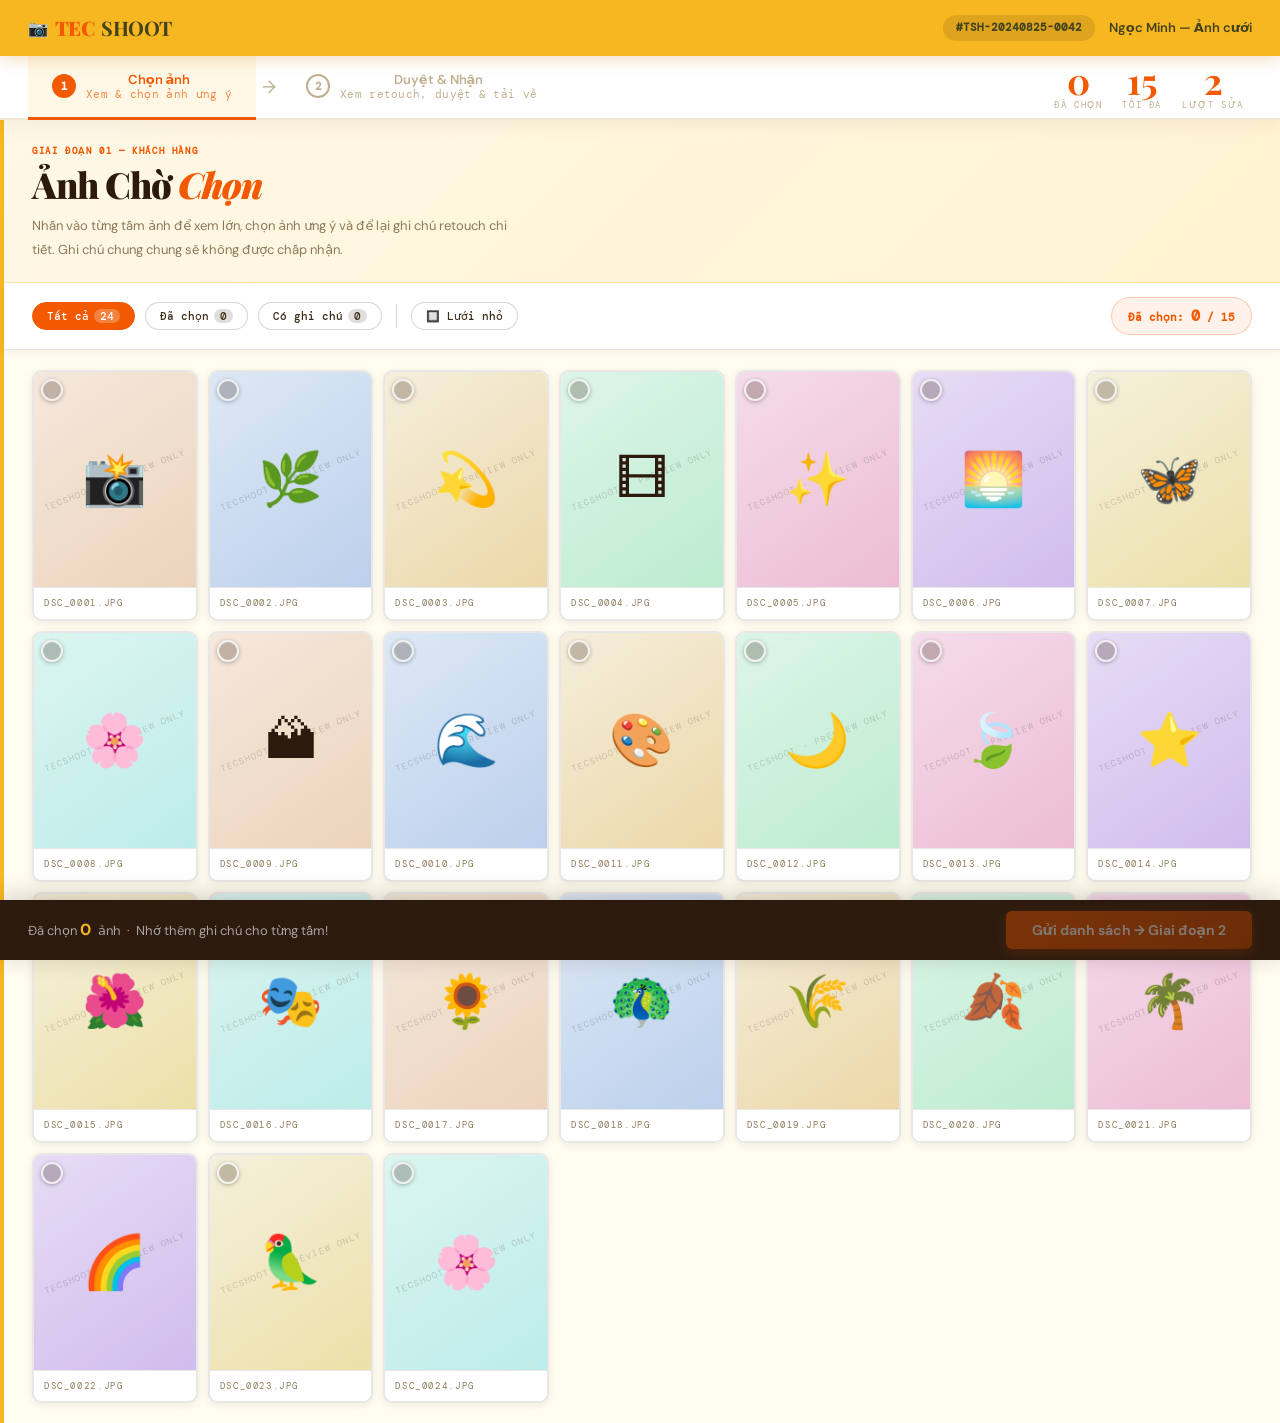
<file: Tecshoot_hau_ky/index.html>
<!DOCTYPE html>
<html lang="vi">

<head>
  <meta charset="UTF-8" />
  <meta name="viewport" content="width=device-width,initial-scale=1.0" />
  <title>Tecshoot — Quản lý ảnh của bạn</title>
  <link rel="preconnect" href="https://fonts.googleapis.com" />
  <link rel="preconnect" href="https://fonts.gstatic.com" crossorigin />
  <link
    href="https://fonts.googleapis.com/css2?family=Playfair+Display:ital,wght@0,400;0,700;0,900;1,400;1,700&family=DM+Sans:wght@300;400;500;600&family=DM+Mono:wght@300;400;500&display=swap"
    rel="stylesheet" />
  <link rel="stylesheet" href="style.css" />
  <link rel="stylesheet" href="typography.css" />
</head>

<body>

  <!-- ═══════════════════════════════════════════
       NAVIGATION
  ═══════════════════════════════════════════ -->
  <nav id="nav">
    <a class="nav-logo" href="#">TEC<b>SHOOT</b></a>
    <div class="nav-meta">
      <span class="nav-booking-ref">#TSH-20240825-0042</span>
      <span>Ngọc Minh — Ảnh cưới</span>
    </div>
  </nav>

  <!-- ═══════════════════════════════════════════
       STAGE SWITCHER
  ═══════════════════════════════════════════ -->
  <div class="stage-switcher">
    <button class="stage-tab active" id="tab-select" onclick="goStage('select')">
      <div class="stage-tab-num" id="tabnum-select">1</div>
      <div class="stage-tab-name">
        Chọn ảnh
        <span class="stage-tab-sub">Xem &amp; chọn ảnh ưng ý</span>
      </div>
    </button>

    <div class="stage-arrow">→</div>

    <button class="stage-tab" id="tab-approve" onclick="goStage('approve')">
      <div class="stage-tab-num" id="tabnum-approve">2</div>
      <div class="stage-tab-name">
        Duyệt &amp; Nhận
        <span class="stage-tab-sub">Xem retouch, duyệt &amp; tải về</span>
      </div>
    </button>

    <!-- Booking stats strip -->
    <div class="booking-strip">
      <div class="bs-item">
        <span class="bs-val" id="stat-selected">0</span>
        <span class="bs-label">Đã chọn</span>
      </div>
      <div class="bs-item">
        <span class="bs-val">15</span>
        <span class="bs-label">Tối đa</span>
      </div>
      <div class="bs-item">
        <span class="bs-val" id="stat-revisions">2</span>
        <span class="bs-label">Lượt sửa</span>
      </div>
    </div>
  </div>

  <!-- ═══════════════════════════════════════════
       STAGE 1 — CHỌN ẢNH
  ═══════════════════════════════════════════ -->
  <div class="stage-panel active" id="stage-select">

    <div class="s1-header">
      <div class="s1-eyebrow">GIAI ĐOẠN 01 — KHÁCH HÀNG</div>
      <h1 class="s1-title">Ảnh Chờ <em>Chọn</em></h1>
      <p class="s1-desc">
        Nhấn vào từng tấm ảnh để xem lớn, chọn ảnh ưng ý và để lại ghi chú retouch chi tiết.
        Ghi chú chung chung sẽ không được chấp nhận.
      </p>
    </div>

    <div class="s1-toolbar">
      <button class="filter-chip on" onclick="filterGrid('all', this)">
        Tất cả <span class="chip-badge" id="chip-all">24</span>
      </button>
      <button class="filter-chip" onclick="filterGrid('selected', this)">
        Đã chọn <span class="chip-badge" id="chip-selected">0</span>
      </button>
      <button class="filter-chip" onclick="filterGrid('noted', this)">
        Có ghi chú <span class="chip-badge" id="chip-noted">0</span>
      </button>
      <div class="toolbar-sep"></div>
      <button class="filter-chip" id="grid-toggle-btn" onclick="toggleGridSize()">
        🔲 Lưới nhỏ
      </button>
      <div class="toolbar-right">
        <div class="selected-pill">
          Đã chọn: <b id="footer-count">0</b> / 15
        </div>
      </div>
    </div>

    <div class="photo-grid-wrap">
      <div class="photo-grid" id="photo-grid"></div>
    </div>

  </div><!-- /stage-select -->

  <!-- Footer bar cố định khi có ảnh được chọn -->
  <div class="s1-footer" id="s1-footer">
    <div class="s1-footer-info">
      Đã chọn <b id="footer-b">0</b> ảnh &nbsp;·&nbsp; Nhớ thêm ghi chú cho từng tấm!
    </div>
    <div class="s1-footer-actions">
      <button class="btn-submit" id="btn-submit-sel" onclick="submitSelection()" disabled>
        Gửi danh sách → Giai đoạn 2
      </button>
    </div>
  </div>

  <!-- ═══════════════════════════════════════════
       STAGE 2 — DUYỆT & NHẬN
  ═══════════════════════════════════════════ -->
  <div class="stage-panel" id="stage-approve">

    <div class="s2-header">
      <div>
        <div class="s2-eyebrow">GIAI ĐOẠN 02 — KHÁCH HÀNG</div>
        <h2 class="s2-title">Duyệt <em>&amp; Nhận</em></h2>
        <p class="s2-desc">
          Ảnh đã được thợ retouch theo ghi chú của bạn. Duyệt từng tấm để tải về không watermark,
          hoặc yêu cầu chỉnh sửa lại.
        </p>
      </div>
      <div class="revision-badge" id="revision-badge">
        Còn <b id="revisions-left">2</b> lượt chỉnh lại
      </div>
    </div>

    <div class="approve-progress-bar">
      <span class="apb-label">Tiến độ duyệt</span>
      <div class="apb-track">
        <div class="apb-fill" id="apb-fill" style="width:0%"></div>
      </div>
      <span class="apb-count" id="apb-count">0 / 0 ảnh</span>
    </div>

    <div class="approve-grid-wrap">
      <div class="approve-grid" id="approve-grid"></div>
    </div>

    <div class="s2-action-bar">
      <div class="s2-action-info">
        Đã duyệt <b id="approved-count">0</b> ảnh
      </div>
      <div class="s2-action-btns">
        <button class="btn-request-revision" id="btn-rev" onclick="openRevisionModal()">
          ↩ Yêu cầu chỉnh sửa lại
        </button>
        <button class="btn-approve-all" onclick="approveAll()">
          ✓ Duyệt tất cả
        </button>
        <button class="btn-download-all" id="btn-dl" onclick="openDownloadModal()">
          ⬇ Tải về tất cả (ZIP)
        </button>
      </div>
    </div>

  </div><!-- /stage-approve -->

  <!-- ═══════════════════════════════════════════
       LIGHTBOX
  ═══════════════════════════════════════════ -->
  <div class="lightbox" id="lightbox">
    <div class="lb-backdrop" onclick="closeLB()"></div>
    <div class="lb-box">

      <!-- Phần ảnh -->
      <div class="lb-visual">
        <button class="lb-close" onclick="closeLB()">✕</button>
        <button class="lb-nav-btn lb-prev" onclick="navLB(-1)">‹</button>
        <button class="lb-nav-btn lb-next" onclick="navLB(1)">›</button>
        <div class="lb-photo-display" id="lb-display"></div>
        <div class="lb-wm" id="lb-wm">TECSHOOT · PREVIEW ONLY</div>
        <div class="lb-select-btn-wrap">
          <button class="lb-select-btn" id="lb-sel-btn" onclick="toggleLBSelect()">
            ✓ Chọn ảnh này
          </button>
        </div>
      </div>

      <!-- Panel ghi chú -->
      <div class="lb-panel">
        <div class="lb-panel-head">
          <div>
            <span class="lb-panel-num" id="lb-num">01</span>
            <span class="lb-panel-total" id="lb-tot">/ 24</span>
          </div>
          <div class="lb-panel-id" id="lb-id">DSC_0001.jpg</div>
        </div>
        <div class="lb-notes-wrap">
          <div class="lb-notes-label">Ghi chú Retouch</div>
          <div class="note-list" id="lb-note-list">
            <p class="note-no-content">Chưa có ghi chú. Chọn ảnh và thêm ghi chú bên dưới.</p>
          </div>
          <!-- Quick-pick chips -->
          <div class="quick-chips" id="quick-chips">
            <button class="qchip" onclick="addChip(this,'Bóp mặt / dáng')">Bóp mặt / dáng</button>
            <button class="qchip" onclick="addChip(this,'Tone màu ấm hơn')">Tone ấm hơn</button>
            <button class="qchip" onclick="addChip(this,'Tone màu lạnh hơn')">Tone lạnh hơn</button>
            <button class="qchip" onclick="addChip(this,'Làm mịn da')">Làm mịn da</button>
            <button class="qchip" onclick="addChip(this,'Xóa rác nền')">Xóa rác nền</button>
            <button class="qchip" onclick="addChip(this,'Xóa bóng đổ dưới mắt')">Xóa bóng mắt</button>
            <button class="qchip" onclick="addChip(this,'Sáng vùng mặt')">Sáng vùng mặt</button>
            <button class="qchip" onclick="addChip(this,'Tăng độ tương phản')">Tăng tương phản</button>
          </div>
          <!-- Textarea tự do -->
          <div class="note-input-wrap">
            <textarea class="note-textarea" id="note-ta" rows="3"
              placeholder='VD: "Bóp mặt nhẹ bên trái", "Xóa vật thể góc phải"...' maxlength="200"
              oninput="validateNote(this)"
              onkeydown="if(event.key==='Enter'&&!event.shiftKey){event.preventDefault();addNote()}"></textarea>
            <div class="note-input-foot">
              <span class="note-chars" id="note-chars">0/200</span>
              <div class="note-warn" id="note-warn">⚠ Ghi chú quá chung! Hãy mô tả cụ thể hơn.</div>
              <button class="btn-add-note" id="btn-add-note" onclick="addNote()" disabled>Thêm</button>
            </div>
          </div>
        </div>
      </div>

    </div>
  </div>

  <!-- ═══════════════════════════════════════════
       MODAL — Yêu cầu chỉnh sửa lại
  ═══════════════════════════════════════════ -->
  <div class="modal-overlay" id="rev-modal">
    <div class="modal-box">
      <h3>Yêu Cầu Chỉnh Sửa Lại</h3>
      <p>Mô tả chi tiết để thợ biết cần chỉnh gì. Tránh ghi chung chung như "chỉnh đẹp hơn".</p>
      <textarea id="rev-notes" rows="5"
        placeholder="VD: Tấm 3, 7, 12 — tone còn hơi lạnh, cần ấm hơn. Tấm 5 — xóa vật thể góc phải..."></textarea>
      <div class="modal-actions">
        <button class="btn-ghost" onclick="closeRevisionModal()">Hủy</button>
        <button class="btn-primary" onclick="confirmRevision()">Gửi yêu cầu</button>
      </div>
    </div>
  </div>

  <!-- ═══════════════════════════════════════════
       MODAL — Download hoàn tất
  ═══════════════════════════════════════════ -->
  <div class="download-modal" id="dl-modal">
    <div class="dm-box">
      <div class="dm-icon">✓</div>
      <h3>Bộ ảnh đã được duyệt!</h3>
      <p>Watermark đã được gỡ bỏ. Tải về ảnh gốc chất lượng cao không giới hạn.</p>
      <button class="btn-dl-final" onclick="doDownload()">
        ⬇ Tải về toàn bộ ảnh (ZIP · ~120 MB)
      </button>
      <button class="btn-ghost" style="width:100%;margin-top:10px" onclick="closeDLModal()">Đóng</button>
    </div>
  </div>

  <!-- Toast container -->
  <div id="toast-stack"></div>

  <script src="script.js"></script>
</body>

</html>
</file>
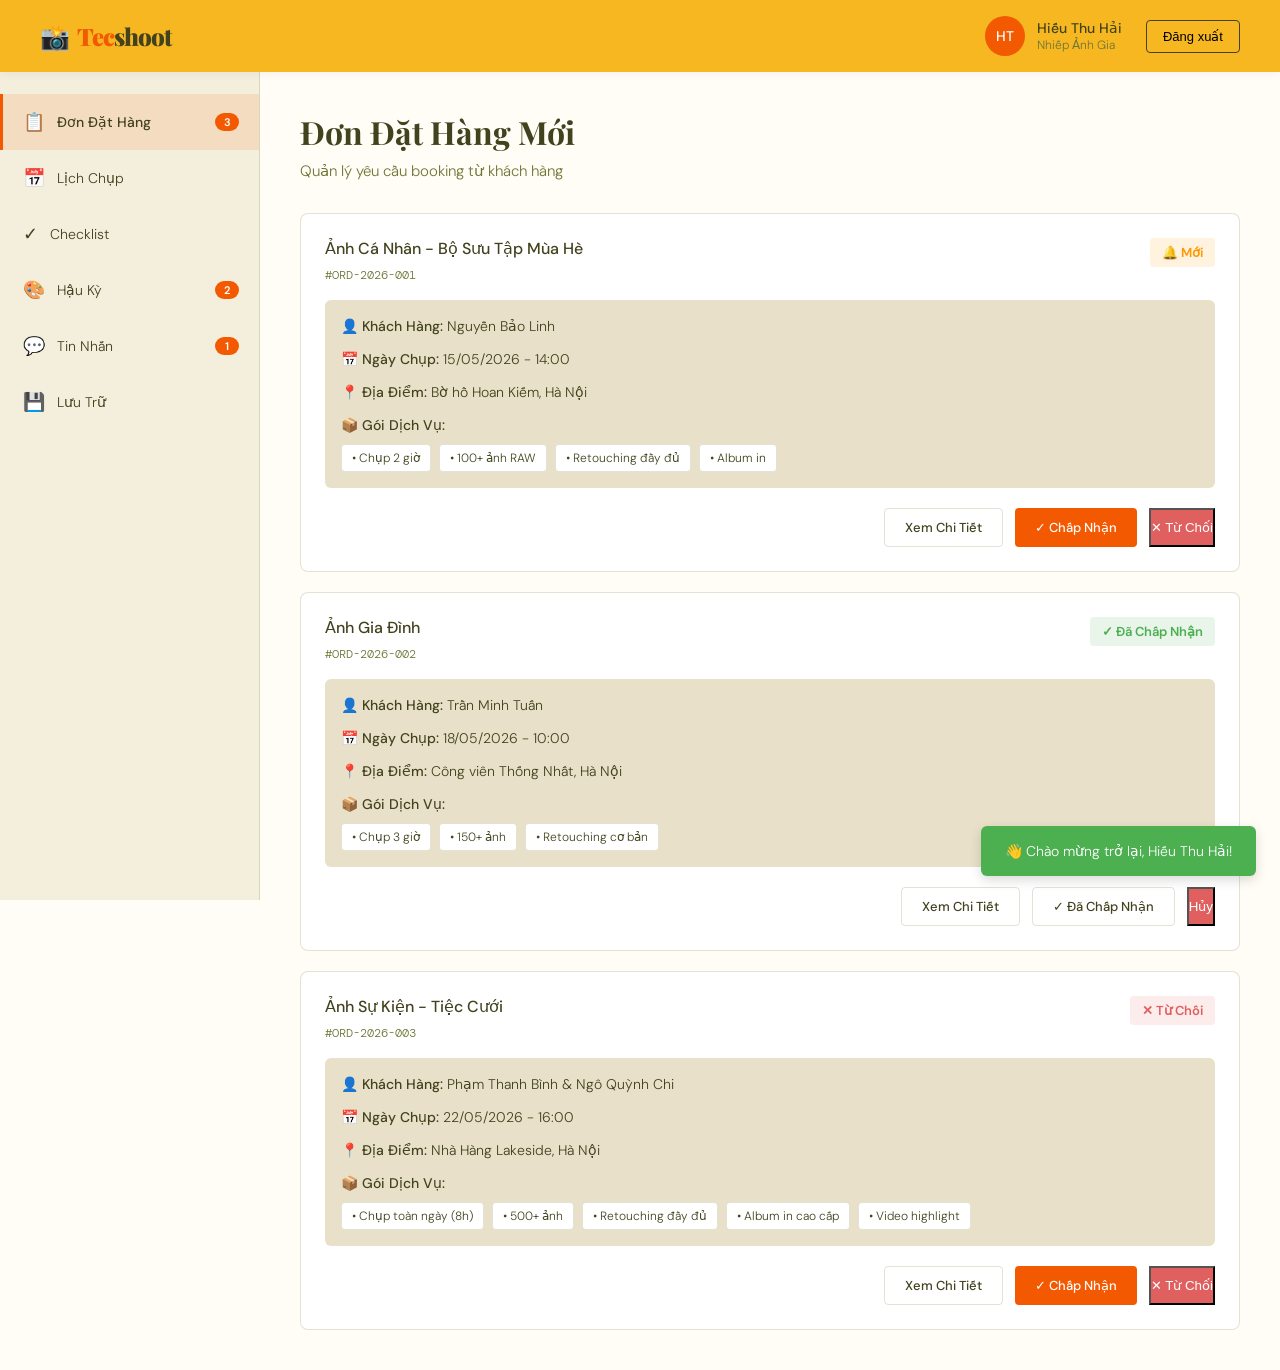
<file: tecshoot-01/photographer-dashboard.html>
<!DOCTYPE html>
<html lang="vi">

<head>
  <meta charset="UTF-8">
  <meta name="viewport" content="width=device-width, initial-scale=1.0">
  <title>Dashboard Nhiếp Ảnh Gia - Tecshoot</title>
  <link rel="preconnect" href="https://fonts.googleapis.com">
  <link
  <link href="https://fonts.googleapis.com/css2?family=Playfair+Display:ital,wght@0,400;0,700;0,900;1,400&family=DM+Sans:wght@300;400;500&family=DM+Mono:wght@400;500&display=swap" rel="stylesheet">
  <link rel="stylesheet" href="photographer-dashboard.css">
</head>

<body>

  <!-- NAV -->
  <nav class="dash-nav">
    <div class="nav-left">
      <a href="index.html" class="nav-logo" style="text-decoration: none;"><span style="margin-right: 8px;">📸</span>Tec<span>shoot</span></a>
    </div>
    <div class="nav-right">
      <div class="user-profile">
        <div class="user-avatar">HT</div>
        <div class="user-info">
          <div class="user-name">Hiếu Thu Hải</div>
          <div class="user-role">Nhiếp Ảnh Gia</div>
        </div>
      </div>
      <button class="btn-logout">Đăng xuất</button>
    </div>
  </nav>

  <!-- MAIN CONTAINER -->
  <div class="dashboard-container">
    <!-- SIDEBAR -->
    <aside class="sidebar">
      <div class="sidebar-menu">
        <div class="menu-item active" data-tab="orders">
          <span class="menu-icon">📋</span>
          <span class="menu-text">Đơn Đặt Hàng</span>
          <span class="badge">3</span>
        </div>
        <div class="menu-item" data-tab="calendar">
          <span class="menu-icon">📅</span>
          <span class="menu-text">Lịch Chụp</span>
        </div>
        <div class="menu-item" data-tab="checklist">
          <span class="menu-icon">✓</span>
          <span class="menu-text">Checklist</span>
        </div>
        <div class="menu-item" data-tab="postprod">
          <span class="menu-icon">🎨</span>
          <span class="menu-text">Hậu Kỳ</span>
          <span class="badge">2</span>
        </div>
        <div class="menu-item" data-tab="messages">
          <span class="menu-icon">💬</span>
          <span class="menu-text">Tin Nhắn</span>
          <span class="badge">1</span>
        </div>
        <div class="menu-item" data-tab="storage">
          <span class="menu-icon">💾</span>
          <span class="menu-text">Lưu Trữ</span>
        </div>
      </div>
    </aside>

    <!-- MAIN CONTENT -->
    <main class="main-content">

      <!-- TAB 1: INCOMING ORDERS -->
      <section class="tab-content active" id="orders-tab">
        <div class="section-header">
          <h1>Đơn Đặt Hàng Mới</h1>
          <p>Quản lý yêu cầu booking từ khách hàng</p>
        </div>

        <div class="orders-container">
          <!-- ORDER CARD 1 -->
          <div class="order-card">
            <div class="order-header">
              <div class="order-title">
                <h3>Ảnh Cá Nhân - Bộ Sưu Tập Mùa Hè</h3>
                <span class="order-id">#ORD-2026-001</span>
              </div>
              <span class="order-status new">🔔 Mới</span>
            </div>
            <div class="order-body">
              <div class="order-detail">
                <strong>👤 Khách Hàng:</strong> Nguyễn Bảo Linh
              </div>
              <div class="order-detail">
                <strong>📅 Ngày Chụp:</strong> 15/05/2026 - 14:00
              </div>
              <div class="order-detail">
                <strong>📍 Địa Điểm:</strong> Bờ hồ Hoan Kiếm, Hà Nội
              </div>
              <div class="order-detail">
                <strong>📦 Gói Dịch Vụ:</strong>
                <div class="services-list">
                  <span class="service-tag">• Chụp 2 giờ</span>
                  <span class="service-tag">• 100+ ảnh RAW</span>
                  <span class="service-tag">• Retouching đầy đủ</span>
                  <span class="service-tag">• Album in</span>
                </div>
              </div>
            </div>
            <div class="order-footer">
              <button class="btn-secondary" onclick="viewOrderDetails(1)">Xem Chi Tiết</button>
              <button class="btn-primary" onclick="acceptOrder(1)">✓ Chấp Nhận</button>
              <button class="btn-danger" onclick="rejectOrder(1)">✕ Từ Chối</button>
            </div>
          </div>

          <!-- ORDER CARD 2 -->
          <div class="order-card">
            <div class="order-header">
              <div class="order-title">
                <h3>Ảnh Gia Đình</h3>
                <span class="order-id">#ORD-2026-002</span>
              </div>
              <span class="order-status accepted">✓ Đã Chấp Nhận</span>
            </div>
            <div class="order-body">
              <div class="order-detail">
                <strong>👤 Khách Hàng:</strong> Trần Minh Tuấn
              </div>
              <div class="order-detail">
                <strong>📅 Ngày Chụp:</strong> 18/05/2026 - 10:00
              </div>
              <div class="order-detail">
                <strong>📍 Địa Điểm:</strong> Công viên Thống Nhất, Hà Nội
              </div>
              <div class="order-detail">
                <strong>📦 Gói Dịch Vụ:</strong>
                <div class="services-list">
                  <span class="service-tag">• Chụp 3 giờ</span>
                  <span class="service-tag">• 150+ ảnh</span>
                  <span class="service-tag">• Retouching cơ bản</span>
                </div>
              </div>
            </div>
            <div class="order-footer">
              <button class="btn-secondary" onclick="viewOrderDetails(2)">Xem Chi Tiết</button>
              <button class="btn-secondary" disabled>✓ Đã Chấp Nhận</button>
              <button class="btn-danger" onclick="rejectOrder(2)">Hủy</button>
            </div>
          </div>

          <!-- ORDER CARD 3 -->
          <div class="order-card">
            <div class="order-header">
              <div class="order-title">
                <h3>Ảnh Sự Kiện - Tiệc Cưới</h3>
                <span class="order-id">#ORD-2026-003</span>
              </div>
              <span class="order-status rejected">✕ Từ Chối</span>
            </div>
            <div class="order-body">
              <div class="order-detail">
                <strong>👤 Khách Hàng:</strong> Phạm Thanh Bình & Ngô Quỳnh Chi
              </div>
              <div class="order-detail">
                <strong>📅 Ngày Chụp:</strong> 22/05/2026 - 16:00
              </div>
              <div class="order-detail">
                <strong>📍 Địa Điểm:</strong> Nhà Hàng Lakeside, Hà Nội
              </div>
              <div class="order-detail">
                <strong>📦 Gói Dịch Vụ:</strong>
                <div class="services-list">
                  <span class="service-tag">• Chụp toàn ngày (8h)</span>
                  <span class="service-tag">• 500+ ảnh</span>
                  <span class="service-tag">• Retouching đầy đủ</span>
                  <span class="service-tag">• Album in cao cấp</span>
                  <span class="service-tag">• Video highlight</span>
                </div>
              </div>
            </div>
            <div class="order-footer">
              <button class="btn-secondary" onclick="viewOrderDetails(3)">Xem Chi Tiết</button>
              <button class="btn-primary" onclick="acceptOrder(3)">✓ Chấp Nhận</button>
              <button class="btn-danger" onclick="rejectOrder(3)">✕ Từ Chối</button>
            </div>
          </div>
        </div>
      </section>

      <!-- TAB 2: CALENDAR -->
      <section class="tab-content" id="calendar-tab">
        <div class="section-header">
          <h1>Lịch Chụp</h1>
          <p>Sắp xếp lịch trình shooting theo ngày/tuần</p>
        </div>

        <div class="calendar-wrapper">
          <div class="calendar-header">
            <button class="btn-nav">← Tuần Trước</button>
            <h2 id="currentWeek">Tuần 18-24/05/2026</h2>
            <button class="btn-nav">Tuần Sau →</button>
          </div>

          <div class="calendar-grid">
            <div class="calendar-day">
              <div class="day-header">Thứ 2 - 18/5</div>
              <div class="day-content">
                <div class="shoot-item free">Trống</div>
              </div>
            </div>

            <div class="calendar-day">
              <div class="day-header">Thứ 3 - 19/5</div>
              <div class="day-content">
                <div class="shoot-item booked">
                  <div class="shoot-time">10:00</div>
                  <div class="shoot-name">Gia Đình - Trần Minh Tuấn</div>
                </div>
              </div>
            </div>

            <div class="calendar-day">
              <div class="day-header">Thứ 4 - 20/5</div>
              <div class="day-content">
                <div class="shoot-item free">Trống</div>
              </div>
            </div>

            <div class="calendar-day">
              <div class="day-header">Thứ 5 - 21/5</div>
              <div class="day-content">
                <div class="shoot-item booked">
                  <div class="shoot-time">14:00</div>
                  <div class="shoot-name">Cá Nhân - Nguyễn Bảo Linh</div>
                </div>
              </div>
            </div>

            <div class="calendar-day">
              <div class="day-header">Thứ 6 - 22/5</div>
              <div class="day-content">
                <div class="shoot-item booked wedding">
                  <div class="shoot-time">16:00</div>
                  <div class="shoot-name">💒 Cưới - Phạm Thanh Bình</div>
                </div>
              </div>
            </div>

            <div class="calendar-day">
              <div class="day-header">Thứ 7 - 23/5</div>
              <div class="day-content">
                <div class="shoot-item free">Trống</div>
              </div>
            </div>

            <div class="calendar-day">
              <div class="day-header">CN - 24/5</div>
              <div class="day-content">
                <div class="shoot-item free">Trống</div>
              </div>
            </div>
          </div>
        </div>
      </section>

      <!-- TAB 3: CHECKLIST -->
      <section class="tab-content" id="checklist-tab">
        <div class="section-header">
          <h1>Checklist Chuẩn Bị</h1>
          <p>Danh sách kiểm tra trước mỗi buổi chụp</p>
        </div>

        <div class="checklists-container">
          <!-- CHECKLIST 1: PERSONAL PHOTOSHOOT -->
          <div class="checklist-card">
            <div class="checklist-header">
              <h3>📸 Cá Nhân - Nguyễn Bảo Linh</h3>
              <div class="checklist-date">Ngày 21/05/2026 - 14:00</div>
            </div>

            <div class="checklist-items">
              <div class="checklist-item">
                <input type="checkbox" id="check1-1">
                <label for="check1-1">Sạc đầy pin máy ảnh & pin dự phòng</label>
              </div>
              <div class="checklist-item">
                <input type="checkbox" id="check1-2">
                <label for="check1-2">Chuẩn bị thẻ nhớ (xóa sạch, định dạng)</label>
              </div>
              <div class="checklist-item">
                <input type="checkbox" id="check1-3" checked>
                <label for="check1-3">Kiểm tra ống kính & làm sạch bộ lọc</label>
              </div>
              <div class="checklist-item">
                <input type="checkbox" id="check1-4">
                <label for="check1-4">Mang theo bộ phụ kiện (bàng, tấm chắn, bộ đèn)</label>
              </div>
              <div class="checklist-item">
                <input type="checkbox" id="check1-5">
                <label for="check1-5">Liên hệ khách xác nhận vị trí & thời gian</label>
              </div>
              <div class="checklist-item">
                <input type="checkbox" id="check1-6">
                <label for="check1-6">Kiểm tra thời tiết & chuẩn bị phương án</label>
              </div>
              <div class="checklist-item">
                <input type="checkbox" id="check1-7">
                <label for="check1-7">Đến địa điểm 30 phút trước</label>
              </div>
            </div>

            <div class="checklist-progress">
              <div class="progress-bar">
                <div class="progress-fill" style="width: 30%"></div>
              </div>
              <span class="progress-text">2/7 hoàn thành</span>
            </div>
          </div>

          <!-- CHECKLIST 2: FAMILY PHOTOSHOOT -->
          <div class="checklist-card">
            <div class="checklist-header">
              <h3>👨‍👩‍👧‍👦 Gia Đình - Trần Minh Tuấn</h3>
              <div class="checklist-date">Ngày 19/05/2026 - 10:00</div>
            </div>

            <div class="checklist-items">
              <div class="checklist-item">
                <input type="checkbox" id="check2-1" checked>
                <label for="check2-1">Sạc đầy pin máy ảnh & pin dự phòng</label>
              </div>
              <div class="checklist-item">
                <input type="checkbox" id="check2-2" checked>
                <label for="check2-2">Chuẩn bị thẻ nhớ (xóa sạch, định dạng)</label>
              </div>
              <div class="checklist-item">
                <input type="checkbox" id="check2-3" checked>
                <label for="check2-3">Kiểm tra ống kính & làm sạch bộ lọc</label>
              </div>
              <div class="checklist-item">
                <input type="checkbox" id="check2-4">
                <label for="check2-4">Mang theo bộ phụ kiện</label>
              </div>
              <div class="checklist-item">
                <input type="checkbox" id="check2-5">
                <label for="check2-5">Liên hệ khách xác nhận vị trí & thời gian</label>
              </div>
              <div class="checklist-item">
                <input type="checkbox" id="check2-6" checked>
                <label for="check2-6">Kiểm tra thời tiết</label>
              </div>
              <div class="checklist-item">
                <input type="checkbox" id="check2-7" checked>
                <label for="check2-7">Đến địa điểm 30 phút trước</label>
              </div>
            </div>

            <div class="checklist-progress">
              <div class="progress-bar">
                <div class="progress-fill" style="width: 72%"></div>
              </div>
              <span class="progress-text">5/7 hoàn thành</span>
            </div>
          </div>
        </div>
      </section>

      <!-- TAB 4: POST-PRODUCTION -->
      <section class="tab-content" id="postprod-tab">
        <div class="section-header">
          <h1>Quản Lý Hậu Kỳ (Post-Production)</h1>
          <p>Upload, retouching và bàn giao ảnh hoàn thiện</p>
        </div>

        <div class="postprod-container">
          <!-- STEP 1: UPLOAD ORIGINALS -->
          <div class="postprod-card">
            <div class="postprod-header">
              <span class="step-number">1</span>
              <h3>Upload Ảnh Gốc</h3>
            </div>

            <div class="postprod-body">
              <div class="recent-project">
                <div class="project-info">
                  <h4>Ảnh Cá Nhân - Nguyễn Bảo Linh</h4>
                  <p>Ngày chụp: 15/05/2026</p>
                </div>
                <span class="badge completed">✓ Đã Upload</span>
              </div>

              <div class="upload-box" onclick="triggerUpload()">
                <div class="upload-icon">⬆️</div>
                <div class="upload-text">Kéo thả hoặc click để upload ảnh gốc (RAW)</div>
                <div class="upload-hint">Hỗ trợ: JPG, RAW, PSD (Max 500MB/lần)</div>
                <input type="file" id="fileInput" style="display: none" multiple accept="image/*,.raw">
              </div>

              <div class="watermark-info">
                <strong>⚠️ Lưu ý:</strong> Hệ thống sẽ tự động thêm watermark "TECSHOOT" để bảo vệ bản quyền
              </div>
            </div>
          </div>

          <!-- STEP 2: CUSTOMER SELECTION -->
          <div class="postprod-card">
            <div class="postprod-header">
              <span class="step-number">2</span>
              <h3>Nhận Danh Sách Chọn Ảnh</h3>
            </div>

            <div class="postprod-body">
              <div class="customer-selection-item">
                <div class="customer-name">Ảnh Gia Đình - Trần Minh Tuấn</div>
                <div class="selection-status">
                  <strong>🔔 Khách đã chọn 45/150 ảnh để retouching</strong>
                </div>
                <div class="selection-progress">
                  <div class="progress-bar">
                    <div class="progress-fill" style="width: 30%"></div>
                  </div>
                  <span class="progress-label">45 ảnh chọn</span>
                </div>
                <button class="btn-secondary" onclick="viewSelectedPhotos()">Xem Danh Sách Chọn</button>
              </div>

              <div class="customer-selection-item">
                <div class="customer-name">Tiệc Cưới - Phạm Thanh Bình & Ngô Quỳnh Chi</div>
                <div class="selection-status">
                  <strong>⏳ Chờ khách chọn (150/500 ảnh được upload)</strong>
                </div>
                <div class="selection-progress">
                  <div class="progress-bar">
                    <div class="progress-fill" style="width: 30%"></div>
                  </div>
                  <span class="progress-label">150 ảnh đã upload</span>
                </div>
                <button class="btn-secondary" onclick="sendReminderToCustomer()">Nhắc Nhở Khách</button>
              </div>
            </div>
          </div>

          <!-- STEP 3: RETOUCHING QUEUE -->
          <div class="postprod-card">
            <div class="postprod-header">
              <span class="step-number">3</span>
              <h3>Danh Sách Chỉnh Sửa (Retouching)</h3>
            </div>

            <div class="postprod-body">
              <div class="retouching-item in-progress">
                <div class="item-header">
                  <span class="status-badge in-progress">Đang chỉnh sửa</span>
                  <h4>Ảnh Gia Đình - Trần Minh Tuấn</h4>
                </div>
                <div class="item-detail">
                  <strong>Tiến độ:</strong> 20/45 ảnh đã hoàn thiện
                </div>
                <div class="progress-bar-small">
                  <div class="progress-fill" style="width: 44%"></div>
                </div>
                <button class="btn-tertiary">Tiếp tục Retouching</button>
              </div>

              <div class="retouching-item pending">
                <div class="item-header">
                  <span class="status-badge pending">Chờ xử lý</span>
                  <h4>Ảnh Cá Nhân - Nguyễn Bảo Linh</h4>
                </div>
                <div class="item-detail">
                  <strong>Số lượng:</strong> 100 ảnh cần retouching đầy đủ
                </div>
                <button class="btn-primary">Bắt Đầu Retouching</button>
              </div>
            </div>
          </div>

          <!-- STEP 4: FINAL DELIVERY -->
          <div class="postprod-card">
            <div class="postprod-header">
              <span class="step-number">4</span>
              <h3>Bàn Giao Ảnh Cuối (Final Deliverables)</h3>
            </div>

            <div class="postprod-body">
              <div class="delivery-item completed">
                <div class="item-title">✓ Ảnh Cá Nhân - Nguyễn Bảo Linh</div>
                <div class="item-detail">
                  <strong>Trạng thái:</strong> Đã upload, chờ khách tải về
                </div>
                <div class="item-time">Bàn giao: 10/05/2026</div>
                <button class="btn-secondary" onclick="downloadLink()">Lấy Link Tải</button>
              </div>

              <div class="delivery-item ready">
                <div class="item-title">⏳ Ảnh Cơm Tối - Đặc Biệt</div>
                <div class="item-detail">
                  <strong>Trạng thái:</strong> Retouching hoàn tất, sẵn sàng upload
                </div>
                <button class="btn-primary" onclick="uploadFinalPhotos()">Upload Bàn Giao</button>
              </div>
            </div>
          </div>
        </div>
      </section>

      <!-- TAB 4.5: MESSAGES -->
      <section class="tab-content" id="messages-tab">
        <div class="section-header">
          <h1>Tin Nhắn</h1>
          <p>Giao tiếp với khách hàng</p>
        </div>

        <div class="messages-container">
          <div class="messages-sidebar">
            <div class="conversation-item active" data-customer="1">
              <div class="conversation-avatar">NB</div>
              <div class="conversation-info">
                <div class="conversation-name">Nguyễn Bảo Linh</div>
                <div class="conversation-preview">Cảm ơn bạn! Tôi rất hài lòng...</div>
              </div>
            </div>
            <div class="conversation-item" data-customer="2">
              <div class="conversation-avatar">TM</div>
              <div class="conversation-info">
                <div class="conversation-name">Trần Minh Tuấn</div>
                <div class="conversation-preview">Còn chỗ nào để chỉnh lại không?</div>
              </div>
            </div>
            <div class="conversation-item" data-customer="3">
              <div class="conversation-avatar">PT</div>
              <div class="conversation-info">
                <div class="conversation-name">Phạm Thanh Bình</div>
                <div class="conversation-preview">Khi nào có ảnh thử?</div>
              </div>
            </div>
          </div>

          <div class="messages-chat">
            <div class="chat-header">
              <div>
                <h3>Nguyễn Bảo Linh</h3>
                <p>Ảnh Cá Nhân - #ORD-2026-001</p>
              </div>
              <button class="btn-secondary" onclick="openOrderDetails(1)">Xem Đơn</button>
            </div>

            <div class="chat-messages" id="chatMessages">
              <div class="message-group sent">
                <div class="message">
                  <div class="message-text">Xin chào Bảo Linh! 👋 Mình đã nhận được yêu cầu của bạn</div>
                  <div class="message-time">10:30</div>
                </div>
              </div>

              <div class="message-group received">
                <div class="message-avatar">NB</div>
                <div class="message">
                  <div class="message-text">Chào bạn! Rất hứng hứng cho buổi chụp</div>
                  <div class="message-time">10:45</div>
                </div>
              </div>

              <div class="message-group received">
                <div class="message">
                  <div class="message-text">Bạn có thể chụp gần hơn chút không, để focus vào khuôn mặt</div>
                  <div class="message-time">10:47</div>
                </div>
              </div>

              <div class="message-group sent">
                <div class="message">
                  <div class="message-text">Chắc chắn rồi! Mình sẽ chú ý vấn đề đó 📸</div>
                  <div class="message-time">11:00</div>
                </div>
              </div>

              <div class="message-group received">
                <div class="message-avatar">NB</div>
                <div class="message">
                  <div class="message-text">Cảm ơn bạn! Tôi rất hài lòng với dịch vụ của bạn 😊</div>
                  <div class="message-time">11:15</div>
                </div>
              </div>
            </div>

            <div class="chat-input-box">
              <div class="input-row">
                <input type="text" id="messageInput" placeholder="Nhập tin nhắn..." class="chat-input">
                <button class="btn-primary" onclick="sendMessage('sent')">Gửi</button>
              </div>
            </div>
          </div>
        </div>
      </section>

      <!-- TAB 5: STORAGE -->
      <section class="tab-content" id="storage-tab">
        <div class="section-header">
          <h1>Lưu Trữ & Dung Lượng</h1>
          <p>Quản lý dung lượng lưu trữ các bộ ảnh</p>
        </div>

        <div class="storage-container">
          <div class="storage-overview">
            <div class="storage-stat">
              <strong>Dung lượng sử dụng:</strong>
              <span>245.8 GB / 1 TB</span>
            </div>
            <div class="storage-stat">
              <strong>Còn lại:</strong>
              <span class="available">754.2 GB (75.4%)</span>
            </div>
          </div>

          <div class="storage-bar-wrap">
            <div class="storage-bar-label">
              <span>Dung lượng</span>
              <span>24.6%</span>
            </div>
            <div class="storage-bar">
              <div class="storage-bar-fill" style="width: 24.6%"></div>
            </div>
          </div>

          <div class="projects-list">
            <h3>Các Bộ Ảnh Đã Lưu</h3>

            <div class="project-item">
              <div class="project-name">Tiệc Cưới - Phạm Thanh Bình</div>
              <div class="project-size">125.5 GB</div>
              <div class="storage-bar-small">
                <div class="storage-bar-fill-small" style="width: 51%"></div>
              </div>
              <button class="btn-delete" onclick="deleteProject()">Xóa</button>
            </div>

            <div class="project-item">
              <div class="project-name">Ảnh Gia Đình 2026</div>
              <div class="project-size">65.3 GB</div>
              <div class="storage-bar-small">
                <div class="storage-bar-fill-small" style="width: 26.5%"></div>
              </div>
              <button class="btn-delete" onclick="deleteProject()">Xóa</button>
            </div>

            <div class="project-item">
              <div class="project-name">Ảnh Cá Nhân - Nguyễn Bảo Linh</div>
              <div class="project-size">55.0 GB</div>
              <div class="storage-bar-small">
                <div class="storage-bar-fill-small" style="width: 22.3%"></div>
              </div>
              <button class="btn-delete" onclick="deleteProject()">Xóa</button>
            </div>
          </div>
        </div>
      </section>

    </main>
  </div>

  <!-- MODAL: ORDER DETAILS -->
  <div class="modal" id="orderModal">
    <div class="modal-content">
      <div class="modal-header">
        <h2>Chi Tiết Đơn Đặt Hàng</h2>
        <button class="modal-close" onclick="closeModal('orderModal')">✕</button>
      </div>
      <div class="modal-body" id="orderModalBody">
        <!-- Content will be inserted here -->
      </div>
    </div>
  </div>

  <script src="photographer-dashboard.js"></script>
</body>

</html>
</file>
<file: Tecshoot_hau_ky/style.css>
/* ============================================================
   TECSHOOT — style.css
   Brand: Amber #F7B720  ·  Persimmon #F35900
   Background: Cream #FFFDF0
   Fonts: Playfair Display · DM Sans · DM Mono
   ============================================================ */

/* ─────────────────────────────────────────
   RESET & CSS VARIABLES
───────────────────────────────────────── */
*,
*::before,
*::after {
  margin: 0;
  padding: 0;
  box-sizing: border-box;
}

:root {
  /* Brand palette */
  --amber: #F7B720;
  --amber2: #FDD96A;
  --persimmon: #F35900;
  --persimmon2: #C94A00;
  --army: #42421E;
  --khaki: #6D7636;

  /* Neutral tones */
  --cream: #FFFDF0;
  --cream2: #FFF8E7;
  --sand: #F0E8D0;
  --sand2: #E8DCC0;
  --bark: #8A7A5A;
  --stone: #C0B090;
  --ink: #2C1A0E;
  --ink2: #3D2C18;

  /* Status colours */
  --green: #3A9A60;
  --green2: #2A7A48;
  --red: #C42B34;
  --orange: #F07020;

  /* Borders & shadows */
  --border: rgba(44, 26, 14, .10);
  --border2: rgba(44, 26, 14, .18);
  --shadow-sm: 0 2px 8px rgba(44, 26, 14, .08);
  --shadow-md: 0 6px 24px rgba(44, 26, 14, .13);
  --shadow-lg: 0 16px 56px rgba(44, 26, 14, .18);

  /* Layout */
  --nav-h: 56px;
}

html {
  scroll-behavior: smooth;
}

body {
  background: var(--cream);
  color: var(--ink);
  font-family: 'DM Sans', sans-serif;
  font-size: 14px;
  line-height: 1.6;
  overflow-x: hidden;
  min-height: 100vh;
}

/* Scrollbar */
::-webkit-scrollbar {
  width: 4px;
  height: 4px;
}

::-webkit-scrollbar-track {
  background: var(--sand);
}

::-webkit-scrollbar-thumb {
  background: var(--amber);
  border-radius: 2px;
}

/* ─────────────────────────────────────────
   NAVIGATION
───────────────────────────────────────── */
#nav {
  position: fixed;
  top: 0;
  left: 0;
  right: 0;
  height: var(--nav-h);
  background: var(--amber);
  display: flex;
  align-items: center;
  justify-content: space-between;
  padding: 0 28px;
  z-index: 300;
  box-shadow: 0 2px 16px rgba(200, 120, 0, .28);
}

.nav-logo {
  font-family: 'DM Sans', sans-serif;
  font-size: 20px;
  font-weight: 900;
  color: var(--persimmon);
  text-decoration: none;
  display: flex;
  align-items: center;
  gap: 7px;
  letter-spacing: -.5px;
}

.nav-logo::before {
  content: '📷';
  font-size: 16px;
}

.nav-logo b {
  color: var(--army);
}

.nav-meta {
  display: flex;
  align-items: center;
  gap: 14px;
  font-size: 13px;
  font-weight: 600;
  color: var(--army);
}

.nav-booking-ref {
  background: rgba(44, 26, 14, .12);
  border-radius: 16px;
  padding: 4px 13px;
  font-family: 'DM Sans', sans-serif;
  font-size: 11px;
  color: var(--army);
}

/* ─────────────────────────────────────────
   STAGE SWITCHER
───────────────────────────────────────── */
.stage-switcher {
  margin-top: var(--nav-h);
  position: sticky;
  top: var(--nav-h);
  z-index: 200;
  background: white;
  border-bottom: 2px solid var(--sand);
  padding: 0 28px;
  display: flex;
  align-items: stretch;
  box-shadow: 0 4px 20px rgba(44, 26, 14, .06);
}

.stage-tab {
  display: flex;
  align-items: center;
  gap: 10px;
  padding: 16px 24px;
  cursor: pointer;
  border: none;
  background: none;
  font-family: 'DM Sans', sans-serif;
  font-size: 13px;
  font-weight: 600;
  color: var(--stone);
  border-bottom: 3px solid transparent;
  margin-bottom: -2px;
  transition: all .22s;
  white-space: nowrap;
}

.stage-tab:hover {
  color: var(--ink);
  background: var(--cream2);
}

.stage-tab.active {
  color: var(--persimmon);
  border-bottom-color: var(--persimmon);
  background: var(--cream2);
}

.stage-tab.done {
  color: var(--green);
}

.stage-tab-num {
  width: 24px;
  height: 24px;
  border-radius: 50%;
  border: 2px solid currentColor;
  display: flex;
  align-items: center;
  justify-content: center;
  font-size: 10px;
  font-weight: 700;
  font-family: 'DM Sans', sans-serif;
  flex-shrink: 0;
  transition: all .22s;
}

.stage-tab.active .stage-tab-num {
  background: var(--persimmon);
  border-color: var(--persimmon);
  color: white;
}

.stage-tab.done .stage-tab-num {
  background: var(--green);
  border-color: var(--green);
  color: white;
}

.stage-tab-name {
  line-height: 1.2;
}

.stage-tab-sub {
  display: block;
  font-size: 10px;
  font-weight: 400;
  color: var(--stone);
  font-family: 'DM Sans', sans-serif;
  letter-spacing: .3px;
}

.stage-tab.active .stage-tab-sub {
  color: var(--persimmon);
  opacity: .7;
}

.stage-tab.done .stage-tab-sub {
  color: var(--green);
  opacity: .7;
}

.stage-arrow {
  display: flex;
  align-items: center;
  padding: 0 6px;
  color: var(--stone);
  font-size: 18px;
  align-self: center;
}

/* Booking stats strip */
.booking-strip {
  margin-left: auto;
  display: flex;
  align-items: center;
  gap: 20px;
  padding: 0 8px;
}

.bs-item {
  display: flex;
  flex-direction: column;
  align-items: center;
  font-family: 'DM Sans', sans-serif;
}

.bs-val {
  font-size: 16px;
  font-weight: 700;
  color: var(--persimmon);
  line-height: 1;
}

.bs-label {
  font-size: 9px;
  color: var(--stone);
  letter-spacing: .5px;
  text-transform: uppercase;
}

/* ─────────────────────────────────────────
   STAGE PANELS
───────────────────────────────────────── */
.stage-panel {
  display: none;
  animation: panelIn .3s ease both;
}

.stage-panel.active {
  display: block;
}

@keyframes panelIn {
  from {
    opacity: 0;
    transform: translateY(12px);
  }

  to {
    opacity: 1;
    transform: none;
  }
}

/* ─────────────────────────────────────────
   STAGE 1 — CHỌN ẢNH
───────────────────────────────────────── */
#stage-select {
  background: var(--cream);
  min-height: calc(100vh - var(--nav-h) - 57px);
  border-left: 4px solid var(--amber);
  /* amber left-border = stage 1 identity */
}

.s1-header {
  background: linear-gradient(135deg, var(--cream2), #FFF3D0);
  border-bottom: 1px solid rgba(247, 183, 32, .25);
  padding: 24px 28px 20px;
}

.s1-eyebrow {
  font-size: 10px;
  font-weight: 700;
  letter-spacing: 2.5px;
  text-transform: uppercase;
  color: var(--persimmon);
  font-family: 'DM Sans', sans-serif;
  margin-bottom: 6px;
}

.s1-title {
  font-family: 'DM Sans', sans-serif;
  font-size: clamp(24px, 3vw, 36px);
  font-weight: 900;
  letter-spacing: -1px;
  line-height: 1.1;
  margin-bottom: 8px;
}

.s1-title em {
  font-style: italic;
  color: var(--persimmon);
}

.s1-desc {
  font-size: 13px;
  color: var(--bark);
  max-width: 480px;
  line-height: 1.7;
}

/* Toolbar / filter bar */
.s1-toolbar {
  padding: 14px 28px;
  background: white;
  border-bottom: 1px solid var(--border);
  display: flex;
  align-items: center;
  gap: 10px;
  flex-wrap: wrap;
  position: sticky;
  top: calc(var(--nav-h) + 57px);
  z-index: 100;
  box-shadow: 0 2px 8px rgba(44, 26, 14, .05);
}

.filter-chip {
  padding: 6px 14px;
  border: 1.5px solid var(--border2);
  border-radius: 20px;
  background: white;
  font-family: 'DM Sans', sans-serif;
  font-size: 12px;
  font-weight: 500;
  color: var(--ink2);
  cursor: pointer;
  transition: all .18s;
  display: inline-flex;
  align-items: center;
  gap: 5px;
}

.filter-chip:hover {
  border-color: var(--amber);
  color: var(--army);
}

.filter-chip.on {
  background: var(--persimmon);
  border-color: var(--persimmon);
  color: white;
}

.chip-badge {
  background: rgba(44, 26, 14, .15);
  border-radius: 10px;
  padding: 0 6px;
  font-size: 10px;
  font-family: 'DM Sans', sans-serif;
}

.filter-chip.on .chip-badge {
  background: rgba(255, 255, 255, .25);
}

.toolbar-sep {
  width: 1px;
  height: 24px;
  background: var(--border2);
  margin: 0 4px;
}

.toolbar-right {
  margin-left: auto;
  display: flex;
  align-items: center;
  gap: 8px;
}

.selected-pill {
  padding: 6px 16px;
  background: rgba(243, 89, 0, .08);
  border: 1.5px solid rgba(243, 89, 0, .25);
  border-radius: 20px;
  font-size: 12px;
  font-weight: 700;
  color: var(--persimmon);
  font-family: 'DM Sans', sans-serif;
}

.selected-pill b {
  font-size: 15px;
}

/* Photo grid */
.photo-grid-wrap {
  padding: 20px 28px;
}

.photo-grid {
  display: grid;
  grid-template-columns: repeat(auto-fill, minmax(160px, 1fr));
  gap: 10px;
}

.photo-grid.grid-large {
  grid-template-columns: repeat(auto-fill, minmax(240px, 1fr));
}

.photo-card {
  border-radius: 10px;
  overflow: hidden;
  border: 2.5px solid var(--border);
  background: white;
  cursor: pointer;
  transition: all .22s;
  position: relative;
  box-shadow: var(--shadow-sm);
}

.photo-card:hover {
  border-color: rgba(247, 183, 32, .7);
  transform: translateY(-3px);
  box-shadow: var(--shadow-md);
}

.photo-card.selected {
  border-color: var(--persimmon);
  box-shadow: 0 0 0 3px rgba(243, 89, 0, .15), var(--shadow-md);
}

.photo-card.has-note::after {
  content: '💬';
  position: absolute;
  top: 6px;
  right: 6px;
  font-size: 15px;
  filter: drop-shadow(0 1px 3px rgba(0, 0, 0, .3));
  z-index: 2;
  pointer-events: none;
}

.pc-img {
  aspect-ratio: 3 / 4;
  display: flex;
  align-items: center;
  justify-content: center;
  position: relative;
  overflow: hidden;
  transition: transform .3s;
}

.photo-card:hover .pc-img {
  transform: scale(1.04);
}

.pc-wm {
  position: absolute;
  inset: 0;
  display: flex;
  align-items: center;
  justify-content: center;
  font-family: 'DM Sans', sans-serif;
  font-size: 8px;
  letter-spacing: 2px;
  color: rgba(44, 26, 14, .18);
  transform: rotate(-22deg);
  pointer-events: none;
  text-transform: uppercase;
  user-select: none;
}

/* Checkbox overlay */
.pc-check {
  position: absolute;
  top: 7px;
  left: 7px;
  width: 22px;
  height: 22px;
  border-radius: 50%;
  border: 2px solid rgba(255, 255, 255, .8);
  background: rgba(44, 26, 14, .25);
  display: flex;
  align-items: center;
  justify-content: center;
  font-size: 11px;
  color: transparent;
  transition: all .18s;
  z-index: 2;
  box-shadow: 0 1px 4px rgba(0, 0, 0, .3);
}

.photo-card.selected .pc-check {
  background: var(--persimmon);
  border-color: var(--persimmon);
  color: white;
}

/* Hover overlay */
.pc-hover-overlay {
  position: absolute;
  inset: 0;
  background: rgba(44, 26, 14, 0);
  display: flex;
  align-items: flex-end;
  justify-content: center;
  padding-bottom: 10px;
  transition: background .22s;
  z-index: 1;
}

.photo-card:hover .pc-hover-overlay {
  background: rgba(44, 26, 14, .3);
}

.pc-quick-note {
  opacity: 0;
  transform: translateY(6px);
  transition: all .2s;
  background: var(--amber);
  color: var(--army);
  font-size: 10px;
  font-weight: 700;
  padding: 4px 12px;
  border-radius: 20px;
  font-family: 'DM Sans', sans-serif;
  border: none;
  cursor: pointer;
  box-shadow: 0 2px 8px rgba(0, 0, 0, .2);
}

.photo-card:hover .pc-quick-note {
  opacity: 1;
  transform: none;
}

.pc-foot {
  padding: 8px 10px;
  background: white;
  border-top: 1px solid var(--border);
  display: flex;
  align-items: center;
  justify-content: space-between;
}

.pc-id {
  font-family: 'DM Sans', sans-serif;
  font-size: 10px;
  color: var(--bark);
}

.pc-note-indicator {
  font-size: 10px;
  font-weight: 600;
  color: var(--persimmon);
  display: none;
}

.photo-card.has-note .pc-note-indicator {
  display: block;
}

/* Sticky footer bar */
.s1-footer {
  position: fixed;
  bottom: 0;
  left: 0;
  right: 0;
  height: 60px;
  background: var(--ink);
  display: flex;
  align-items: center;
  justify-content: space-between;
  padding: 0 28px;
  z-index: 200;
  box-shadow: 0 -4px 24px rgba(44, 26, 14, .2);
  transform: translateY(100%);
  transition: transform .3s cubic-bezier(.34, 1.4, .64, 1);
}

.s1-footer.visible {
  transform: none;
}

.s1-footer-info {
  color: rgba(255, 255, 255, .6);
  font-size: 13px;
}

.s1-footer-info b {
  color: var(--amber);
  font-size: 16px;
  margin-right: 4px;
}

.s1-footer-actions {
  display: flex;
  gap: 10px;
}

.btn-submit {
  padding: 10px 26px;
  background: linear-gradient(135deg, var(--persimmon), var(--persimmon2));
  color: white;
  border: none;
  border-radius: 6px;
  font-family: 'DM Sans', sans-serif;
  font-size: 13px;
  font-weight: 700;
  cursor: pointer;
  transition: all .22s;
  box-shadow: 0 4px 14px rgba(243, 89, 0, .4);
}

.btn-submit:hover:not(:disabled) {
  transform: translateY(-1px);
  box-shadow: 0 7px 20px rgba(243, 89, 0, .5);
}

.btn-submit:disabled {
  opacity: .4;
  cursor: not-allowed;
}

/* ─────────────────────────────────────────
   LIGHTBOX
───────────────────────────────────────── */
.lightbox {
  position: fixed;
  inset: 0;
  z-index: 500;
  display: flex;
  align-items: center;
  justify-content: center;
  opacity: 0;
  pointer-events: none;
  transition: opacity .28s;
}

.lightbox.open {
  opacity: 1;
  pointer-events: all;
}

.lb-backdrop {
  position: absolute;
  inset: 0;
  background: rgba(20, 10, 4, .88);
  backdrop-filter: blur(8px);
}

.lb-box {
  position: relative;
  z-index: 1;
  display: flex;
  background: var(--ink);
  border-radius: 14px;
  overflow: hidden;
  width: min(92vw, 960px);
  max-height: 90vh;
  box-shadow: 0 32px 80px rgba(0, 0, 0, .7);
  animation: lbPop .3s cubic-bezier(.34, 1.4, .64, 1) both;
}

@keyframes lbPop {
  from {
    opacity: 0;
    transform: scale(.93);
  }

  to {
    opacity: 1;
    transform: none;
  }
}

/* Visual (left) side */
.lb-visual {
  flex: 1;
  min-height: 400px;
  display: flex;
  align-items: center;
  justify-content: center;
  position: relative;
  overflow: hidden;
  background: #1a0e06;
}

.lb-photo-display {
  width: 100%;
  height: 100%;
  display: flex;
  align-items: center;
  justify-content: center;
  font-size: 130px;
  position: relative;
  min-height: 420px;
}

.lb-wm {
  position: absolute;
  inset: 0;
  display: flex;
  align-items: center;
  justify-content: center;
  font-family: 'DM Sans', sans-serif;
  font-size: 12px;
  letter-spacing: 3px;
  color: rgba(255, 255, 255, .1);
  transform: rotate(-25deg);
  pointer-events: none;
  text-transform: uppercase;
  user-select: none;
}

.lb-nav-btn {
  position: absolute;
  width: 44px;
  height: 56px;
  background: rgba(255, 255, 255, .08);
  border: none;
  color: rgba(255, 255, 255, .7);
  font-size: 26px;
  cursor: pointer;
  display: flex;
  align-items: center;
  justify-content: center;
  transition: background .18s;
  border-radius: 4px;
  top: 50%;
  transform: translateY(-50%);
}

.lb-nav-btn:hover {
  background: rgba(255, 255, 255, .18);
  color: white;
}

.lb-prev {
  left: 10px;
}

.lb-next {
  right: 10px;
}

.lb-close {
  position: absolute;
  top: 10px;
  right: 10px;
  width: 32px;
  height: 32px;
  background: rgba(255, 255, 255, .12);
  border: none;
  border-radius: 50%;
  color: rgba(255, 255, 255, .7);
  font-size: 14px;
  cursor: pointer;
  display: flex;
  align-items: center;
  justify-content: center;
  transition: all .18s;
  z-index: 2;
}

.lb-close:hover {
  background: rgba(255, 255, 255, .25);
  color: white;
}

.lb-select-btn-wrap {
  position: absolute;
  bottom: 16px;
  left: 50%;
  transform: translateX(-50%);
  z-index: 2;
}

.lb-select-btn {
  padding: 10px 24px;
  background: rgba(243, 89, 0, .85);
  color: white;
  border: none;
  border-radius: 24px;
  font-family: 'DM Sans', sans-serif;
  font-size: 13px;
  font-weight: 700;
  cursor: pointer;
  transition: all .2s;
  backdrop-filter: blur(6px);
  box-shadow: 0 4px 16px rgba(0, 0, 0, .4);
}

.lb-select-btn:hover {
  background: var(--persimmon2);
  transform: translateY(-1px);
}

.lb-select-btn.selected-state {
  background: rgba(58, 154, 96, .85);
}

/* Panel (right) side */
.lb-panel {
  width: 300px;
  flex-shrink: 0;
  background: var(--cream);
  display: flex;
  flex-direction: column;
  overflow-y: auto;
}

.lb-panel-head {
  padding: 18px 16px 12px;
  border-bottom: 1px solid var(--border);
  background: var(--cream2);
}

.lb-panel-num {
  font-family: 'DM Sans', sans-serif;
  font-size: 36px;
  font-weight: 900;
  color: var(--persimmon);
  line-height: 1;
  letter-spacing: -1px;
}

.lb-panel-total {
  font-size: 14px;
  color: var(--bark);
}

.lb-panel-id {
  font-family: 'DM Sans', sans-serif;
  font-size: 11px;
  color: var(--bark);
  margin-top: 4px;
}

/* Notes section */
.lb-notes-wrap {
  padding: 14px 16px;
  flex: 1;
}

.lb-notes-label {
  font-size: 10px;
  font-weight: 700;
  letter-spacing: 1.5px;
  text-transform: uppercase;
  color: var(--bark);
  font-family: 'DM Sans', sans-serif;
  margin-bottom: 10px;
  display: flex;
  align-items: center;
  gap: 6px;
}

.lb-notes-label::before {
  content: '💬';
  font-size: 13px;
}

.note-list {
  display: flex;
  flex-direction: column;
  gap: 6px;
  margin-bottom: 14px;
  min-height: 32px;
}

.note-no-content {
  font-size: 12px;
  color: var(--stone);
  font-style: italic;
  line-height: 1.5;
}

.note-item {
  display: flex;
  align-items: flex-start;
  gap: 7px;
  background: var(--cream2);
  border-left: 3px solid var(--amber);
  border-radius: 0 6px 6px 0;
  padding: 8px 10px;
  font-size: 12px;
  color: var(--ink2);
  line-height: 1.5;
  animation: noteIn .22s ease;
}

@keyframes noteIn {
  from {
    opacity: 0;
    transform: translateX(-6px);
  }

  to {
    opacity: 1;
    transform: none;
  }
}

.note-bullet {
  color: var(--persimmon);
  font-weight: 700;
  flex-shrink: 0;
  margin-top: 1px;
}

.note-text {
  flex: 1;
}

.note-del {
  background: none;
  border: none;
  color: var(--stone);
  cursor: pointer;
  font-size: 11px;
  padding: 0;
  flex-shrink: 0;
  transition: color .15s;
  line-height: 1;
}

.note-del:hover {
  color: var(--red);
}

/* Quick-pick chips */
.quick-chips {
  display: flex;
  flex-wrap: wrap;
  gap: 5px;
  margin-bottom: 10px;
}

.qchip {
  padding: 4px 10px;
  border: 1.5px solid var(--border2);
  border-radius: 16px;
  font-size: 10px;
  font-family: 'DM Sans', sans-serif;
  color: var(--bark);
  cursor: pointer;
  transition: all .16s;
  background: white;
}

.qchip:hover,
.qchip.on {
  border-color: var(--amber);
  color: var(--army);
  background: rgba(247, 183, 32, .12);
}

/* Textarea */
.note-input-wrap {
  position: relative;
}

.note-textarea {
  width: 100%;
  border: 1.5px solid var(--border2);
  border-radius: 8px;
  padding: 9px 11px;
  font-family: 'DM Sans', sans-serif;
  font-size: 12px;
  color: var(--ink);
  resize: none;
  outline: none;
  background: white;
  line-height: 1.55;
  transition: border-color .18s;
}

.note-textarea:focus {
  border-color: var(--amber);
}

.note-textarea.err {
  border-color: var(--red);
}

.note-input-foot {
  display: flex;
  align-items: center;
  gap: 6px;
  margin-top: 6px;
}

.note-chars {
  font-size: 10px;
  color: var(--stone);
  font-family: 'DM Sans', sans-serif;
}

.note-warn {
  flex: 1;
  font-size: 10px;
  color: var(--red);
  font-family: 'DM Sans', sans-serif;
  line-height: 1.4;
  display: none;
}

.note-warn.show {
  display: block;
}

.btn-add-note {
  padding: 7px 14px;
  background: var(--persimmon);
  color: white;
  border: none;
  border-radius: 6px;
  font-family: 'DM Sans', sans-serif;
  font-size: 11px;
  font-weight: 700;
  cursor: pointer;
  transition: all .18s;
  white-space: nowrap;
}

.btn-add-note:hover:not(:disabled) {
  background: var(--persimmon2);
}

.btn-add-note:disabled {
  opacity: .4;
  cursor: not-allowed;
}

/* ─────────────────────────────────────────
   STAGE 2 — DUYỆT & NHẬN
───────────────────────────────────────── */
#stage-approve {
  background: var(--cream);
  min-height: calc(100vh - var(--nav-h) - 57px);
  border-left: 4px solid var(--green);
  /* green left-border = stage 2 identity */
}

.s2-header {
  background: linear-gradient(135deg, #f0faf4, #e4f7ec);
  border-bottom: 1px solid rgba(58, 154, 96, .2);
  padding: 24px 28px 20px;
  display: flex;
  align-items: flex-start;
  justify-content: space-between;
  gap: 20px;
  flex-wrap: wrap;
}

.s2-eyebrow {
  font-size: 10px;
  font-weight: 700;
  letter-spacing: 2.5px;
  text-transform: uppercase;
  color: var(--green);
  font-family: 'DM Sans', sans-serif;
  margin-bottom: 6px;
}

.s2-title {
  font-family: 'DM Sans', sans-serif;
  font-size: clamp(24px, 3vw, 36px);
  font-weight: 900;
  letter-spacing: -1px;
  line-height: 1.1;
  margin-bottom: 8px;
}

.s2-title em {
  font-style: italic;
  color: var(--green);
}

.s2-desc {
  font-size: 13px;
  color: var(--bark);
  max-width: 480px;
  line-height: 1.7;
}

/* Revision limit badge */
.revision-badge {
  padding: 9px 18px;
  background: rgba(240, 112, 32, .1);
  border: 1.5px solid rgba(240, 112, 32, .3);
  border-radius: 20px;
  font-family: 'DM Sans', sans-serif;
  font-size: 12px;
  color: var(--orange);
  flex-shrink: 0;
  align-self: flex-start;
  margin-top: 4px;
}

.revision-badge b {
  color: var(--red);
  font-size: 16px;
}

.revision-badge.warning {
  background: rgba(196, 43, 52, .1);
  border-color: rgba(196, 43, 52, .3);
  animation: warnPulse 1.5s ease infinite;
}

@keyframes warnPulse {

  0%,
  100% {
    box-shadow: none;
  }

  50% {
    box-shadow: 0 0 0 4px rgba(196, 43, 52, .1);
  }
}

/* Progress bar */
.approve-progress-bar {
  background: var(--sand);
  padding: 12px 28px;
  border-bottom: 1px solid var(--border);
  display: flex;
  align-items: center;
  gap: 14px;
}

.apb-label {
  font-size: 11px;
  color: var(--bark);
  font-family: 'DM Sans', sans-serif;
  white-space: nowrap;
}

.apb-track {
  flex: 1;
  height: 6px;
  background: var(--sand2);
  border-radius: 3px;
  overflow: hidden;
}

.apb-fill {
  height: 100%;
  background: linear-gradient(90deg, var(--green), var(--amber));
  border-radius: 3px;
  transition: width .5s ease;
}

.apb-count {
  font-size: 12px;
  font-weight: 700;
  font-family: 'DM Sans', sans-serif;
  color: var(--green);
  white-space: nowrap;
}

/* Approve grid */
.approve-grid-wrap {
  padding: 20px 28px;
}

.approve-grid {
  display: grid;
  grid-template-columns: repeat(auto-fill, minmax(200px, 1fr));
  gap: 14px;
}

.approve-card {
  border-radius: 12px;
  overflow: hidden;
  border: 2.5px solid var(--border);
  background: white;
  box-shadow: var(--shadow-sm);
  transition: all .22s;
  position: relative;
}

.approve-card:hover {
  box-shadow: var(--shadow-md);
}

.approve-card.ac-approved {
  border-color: var(--green);
  box-shadow: 0 0 0 3px rgba(58, 154, 96, .12);
}

.approve-card.ac-rejected {
  border-color: var(--orange);
  opacity: .7;
}

.ac-img {
  aspect-ratio: 3 / 4;
  display: flex;
  align-items: center;
  justify-content: center;
  font-size: 60px;
  position: relative;
  overflow: hidden;
}

.ac-wm {
  position: absolute;
  inset: 0;
  display: flex;
  align-items: center;
  justify-content: center;
  font-family: 'DM Sans', sans-serif;
  font-size: 9px;
  letter-spacing: 2.5px;
  color: rgba(44, 26, 14, .2);
  transform: rotate(-22deg);
  pointer-events: none;
  text-transform: uppercase;
  user-select: none;
  transition: opacity .5s;
}

.approve-card.ac-approved .ac-wm {
  opacity: 0;
}

.ac-approved-overlay {
  position: absolute;
  inset: 0;
  display: flex;
  align-items: center;
  justify-content: center;
  background: rgba(58, 154, 96, .25);
  opacity: 0;
  transition: opacity .3s;
  font-size: 52px;
}

.approve-card.ac-approved .ac-approved-overlay {
  opacity: 1;
}

.ac-notes-preview {
  padding: 8px 10px;
  background: var(--cream2);
  border-top: 1px solid var(--border);
  min-height: 32px;
}

.ac-note-tag {
  display: inline-block;
  background: rgba(247, 183, 32, .15);
  border: 1px solid rgba(247, 183, 32, .4);
  border-radius: 10px;
  padding: 2px 7px;
  font-size: 9px;
  color: var(--army);
  font-family: 'DM Sans', sans-serif;
  margin: 2px 2px 2px 0;
}

.ac-foot {
  padding: 10px;
  display: flex;
  flex-direction: column;
  gap: 6px;
}

.ac-id {
  font-family: 'DM Sans', sans-serif;
  font-size: 10px;
  color: var(--bark);
}

.ac-btns {
  display: flex;
  gap: 6px;
}

.btn-ac-approve {
  flex: 1;
  padding: 7px;
  border-radius: 6px;
  font-size: 11px;
  font-weight: 700;
  font-family: 'DM Sans', sans-serif;
  cursor: pointer;
  transition: all .18s;
  border: 1.5px solid var(--green);
  background: rgba(58, 154, 96, .1);
  color: var(--green);
  text-align: center;
}

.btn-ac-approve:hover:not(:disabled) {
  background: rgba(58, 154, 96, .22);
}

.btn-ac-approve.done-state {
  background: var(--green);
  color: white;
  cursor: default;
}

.btn-ac-approve:disabled {
  opacity: .4;
  cursor: not-allowed;
}

.btn-ac-reject {
  flex: 1;
  padding: 7px;
  border-radius: 6px;
  font-size: 11px;
  font-weight: 700;
  font-family: 'DM Sans', sans-serif;
  cursor: pointer;
  transition: all .18s;
  border: 1.5px solid rgba(240, 112, 32, .5);
  background: rgba(240, 112, 32, .07);
  color: var(--orange);
  text-align: center;
}

.btn-ac-reject:hover:not(:disabled) {
  background: rgba(240, 112, 32, .18);
}

.btn-ac-reject:disabled {
  opacity: .35;
  cursor: not-allowed;
}

/* Action bar (sticky bottom) */
.s2-action-bar {
  padding: 18px 28px;
  background: white;
  border-top: 1px solid var(--border);
  display: flex;
  align-items: center;
  justify-content: space-between;
  gap: 14px;
  flex-wrap: wrap;
  position: sticky;
  bottom: 0;
  box-shadow: 0 -4px 20px rgba(44, 26, 14, .06);
  z-index: 100;
}

.s2-action-info {
  font-size: 13px;
  color: var(--bark);
}

.s2-action-info b {
  color: var(--ink);
}

.s2-action-btns {
  display: flex;
  gap: 10px;
}

.btn-approve-all {
  padding: 11px 26px;
  background: linear-gradient(135deg, var(--green), var(--green2));
  color: white;
  border: none;
  border-radius: 6px;
  font-family: 'DM Sans', sans-serif;
  font-size: 13px;
  font-weight: 700;
  cursor: pointer;
  transition: all .22s;
  box-shadow: 0 4px 14px rgba(58, 154, 96, .3);
}

.btn-approve-all:hover {
  transform: translateY(-1px);
  box-shadow: 0 7px 20px rgba(58, 154, 96, .4);
}

.btn-request-revision {
  padding: 10px 20px;
  background: none;
  border: 1.5px solid rgba(240, 112, 32, .5);
  border-radius: 6px;
  font-family: 'DM Sans', sans-serif;
  font-size: 13px;
  font-weight: 600;
  color: var(--orange);
  cursor: pointer;
  transition: all .18s;
}

.btn-request-revision:hover:not(:disabled) {
  background: rgba(240, 112, 32, .08);
}

.btn-request-revision:disabled {
  opacity: .35;
  cursor: not-allowed;
}

.btn-download-all {
  padding: 11px 26px;
  background: linear-gradient(135deg, var(--persimmon), var(--persimmon2));
  color: white;
  border: none;
  border-radius: 6px;
  font-family: 'DM Sans', sans-serif;
  font-size: 13px;
  font-weight: 700;
  cursor: pointer;
  transition: all .22s;
  box-shadow: 0 4px 14px rgba(243, 89, 0, .28);
  display: none;
}

.btn-download-all.visible {
  display: flex;
  align-items: center;
  gap: 7px;
}

.btn-download-all:hover {
  transform: translateY(-1px);
  box-shadow: 0 7px 20px rgba(243, 89, 0, .38);
}

/* ─────────────────────────────────────────
   MODALS
───────────────────────────────────────── */
.modal-overlay {
  position: fixed;
  inset: 0;
  z-index: 600;
  background: rgba(20, 10, 4, .75);
  backdrop-filter: blur(6px);
  display: flex;
  align-items: center;
  justify-content: center;
  opacity: 0;
  pointer-events: none;
  transition: opacity .25s;
}

.modal-overlay.open {
  opacity: 1;
  pointer-events: all;
}

.modal-box {
  background: white;
  border-radius: 16px;
  padding: 36px 32px;
  max-width: 500px;
  width: 90%;
  box-shadow: var(--shadow-lg);
  animation: modalIn .3s cubic-bezier(.34, 1.4, .64, 1) both;
}

@keyframes modalIn {
  from {
    opacity: 0;
    transform: translateY(24px) scale(.96);
  }

  to {
    opacity: 1;
    transform: none;
  }
}

.modal-box h3 {
  font-family: 'DM Sans', sans-serif;
  font-size: 22px;
  font-weight: 900;
  margin-bottom: 8px;
  letter-spacing: -.5px;
}

.modal-box p {
  font-size: 13px;
  color: var(--bark);
  margin-bottom: 16px;
  line-height: 1.7;
}

.modal-box textarea {
  width: 100%;
  padding: 11px 13px;
  border: 1.5px solid var(--border2);
  border-radius: 8px;
  font-family: 'DM Sans', sans-serif;
  font-size: 13px;
  color: var(--ink);
  resize: vertical;
  outline: none;
  min-height: 110px;
  line-height: 1.65;
  transition: border-color .18s;
  margin-bottom: 16px;
}

.modal-box textarea:focus {
  border-color: var(--amber);
}

.modal-box textarea::placeholder {
  color: var(--stone);
}

.modal-actions {
  display: flex;
  gap: 10px;
  justify-content: flex-end;
}

/* Download success modal */
.download-modal {
  position: fixed;
  inset: 0;
  z-index: 700;
  background: rgba(20, 10, 4, .75);
  backdrop-filter: blur(8px);
  display: flex;
  align-items: center;
  justify-content: center;
  opacity: 0;
  pointer-events: none;
  transition: opacity .25s;
}

.download-modal.open {
  opacity: 1;
  pointer-events: all;
}

.dm-box {
  background: white;
  border-radius: 20px;
  padding: 48px 40px;
  max-width: 420px;
  width: 90%;
  text-align: center;
  box-shadow: var(--shadow-lg);
  animation: modalIn .35s cubic-bezier(.34, 1.4, .64, 1) both;
}

.dm-icon {
  width: 72px;
  height: 72px;
  background: linear-gradient(135deg, var(--green), var(--green2));
  border-radius: 50%;
  display: flex;
  align-items: center;
  justify-content: center;
  margin: 0 auto 20px;
  font-size: 32px;
  box-shadow: 0 8px 24px rgba(58, 154, 96, .35);
}

.dm-box h3 {
  font-family: 'DM Sans', sans-serif;
  font-size: 24px;
  font-weight: 900;
  margin-bottom: 10px;
}

.dm-box p {
  font-size: 13px;
  color: var(--bark);
  margin-bottom: 28px;
  line-height: 1.7;
}

.btn-dl-final {
  display: flex;
  align-items: center;
  justify-content: center;
  gap: 8px;
  width: 100%;
  padding: 14px;
  background: linear-gradient(135deg, var(--persimmon), var(--persimmon2));
  color: white;
  border: none;
  border-radius: 8px;
  font-family: 'DM Sans', sans-serif;
  font-size: 14px;
  font-weight: 700;
  cursor: pointer;
  transition: all .22s;
  box-shadow: 0 6px 18px rgba(243, 89, 0, .3);
  margin-bottom: 10px;
}

.btn-dl-final:hover {
  transform: translateY(-1px);
  box-shadow: 0 10px 26px rgba(243, 89, 0, .4);
}

/* ─────────────────────────────────────────
   SHARED BUTTONS
───────────────────────────────────────── */
.btn-ghost {
  padding: 9px 20px;
  border: 1.5px solid var(--border2);
  border-radius: 6px;
  background: none;
  color: var(--ink2);
  font-family: 'DM Sans', sans-serif;
  font-size: 13px;
  font-weight: 500;
  cursor: pointer;
  transition: all .18s;
}

.btn-ghost:hover {
  border-color: var(--amber);
  color: var(--army);
}

.btn-primary {
  padding: 9px 22px;
  background: linear-gradient(135deg, var(--persimmon), var(--persimmon2));
  color: white;
  border: none;
  border-radius: 6px;
  font-family: 'DM Sans', sans-serif;
  font-size: 13px;
  font-weight: 700;
  cursor: pointer;
  transition: all .18s;
}

.btn-primary:hover {
  transform: translateY(-1px);
}

/* ─────────────────────────────────────────
   TOAST
───────────────────────────────────────── */
#toast-stack {
  position: fixed;
  bottom: 72px;
  right: 24px;
  z-index: 800;
  display: flex;
  flex-direction: column;
  gap: 8px;
  pointer-events: none;
}

.toast {
  display: flex;
  align-items: flex-start;
  gap: 11px;
  padding: 12px 16px;
  background: var(--ink);
  color: white;
  border-radius: 10px;
  box-shadow: var(--shadow-lg);
  min-width: 260px;
  max-width: 340px;
  pointer-events: all;
  animation: toastIn .3s cubic-bezier(.34, 1.4, .64, 1);
  border-left: 4px solid var(--amber);
}

.toast.t-success {
  border-left-color: var(--green);
}

.toast.t-warn {
  border-left-color: var(--orange);
}

.toast.t-error {
  border-left-color: var(--red);
}

@keyframes toastIn {
  from {
    opacity: 0;
    transform: translateX(20px);
  }

  to {
    opacity: 1;
    transform: none;
  }
}

.toast-icon {
  font-size: 18px;
  flex-shrink: 0;
  margin-top: 1px;
}

.toast-title {
  font-size: 13px;
  font-weight: 700;
  margin-bottom: 2px;
}

.toast-body {
  font-size: 11px;
  color: rgba(255, 255, 255, .6);
  line-height: 1.4;
}
</file>
<file: Tecshoot_hau_ky/typography.css>
/* ============================================================
   TECSHOOT — TYPOGRAPHY CONTROL SYSTEM
   
   👉 Chỉ chỉnh sửa phần này để thay đổi font & cỡ chữ
      toàn bộ website sẽ tự động cập nhật theo.
   ============================================================ */

/* ────────────────────────────────────────────────────────────
   BƯỚC 1: CHỌN FONT
   Thay tên font vào 3 biến dưới đây.
   
   Gợi ý font đẹp (Google Fonts — copy tên chính xác):
   
   Font tiêu đề (--font-heading):
     "Playfair Display"  → sang trọng, serif cổ điển  ✅ đang dùng
     "Cormorant Garamond"→ thanh lịch, mỏng
     "Libre Baskerville" → đậm, dễ đọc
     "Lora"              → ấm áp, hiện đại
     "DM Serif Display"  → mạnh mẽ, editorial
   
   Font nội dung (--font-body):
     "DM Sans"           → hiện đại, tròn trịa         ✅ đang dùng
     "Nunito"            → thân thiện, bo góc
     "Outfit"            → gọn, kỹ thuật
     "Plus Jakarta Sans" → chuyên nghiệp
     "Figtree"           → sạch, đọc tốt
   
   Font mã/số (--font-mono):
     "DM Mono"           → nhẹ, tinh tế               ✅ đang dùng
     "JetBrains Mono"    → lập trình viên
     "Fira Code"         → có ligature
     "IBM Plex Mono"     → IBM style
──────────────────────────────────────────────────────────── */
:root {
  --font-heading : "Playfair Display", Georgia, serif;
  --font-body    : "DM Sans", system-ui, sans-serif;
  --font-mono    : "DM Mono", "Courier New", monospace;
}

/* ────────────────────────────────────────────────────────────
   BƯỚC 2: CHỈNH CỠ CHỮ GỐC (Base size)
   
   --font-base  = cỡ chữ mặc định của toàn trang (thân bài)
                  Thường dùng: 13px | 14px | 15px | 16px
   
   Tất cả cỡ chữ khác tự động tính theo tỉ lệ từ giá trị này.
   Tăng --font-base lên → mọi thứ to hơn.
   Giảm --font-base xuống → mọi thứ nhỏ hơn.
──────────────────────────────────────────────────────────── */
:root {
  --font-base    : 14px;   /* ← ĐỔI GIÁ TRỊ NÀY ĐỂ THAY ĐỔI TOÀN TRANG */
}

/* ────────────────────────────────────────────────────────────
   BƯỚC 3: TINH CHỈNH TỪNG NHÓM CHỮ (tuỳ chọn)
   
   Các biến dưới đây dùng calc() để tự động tỉ lệ theo --font-base.
   Bạn cũng có thể gán giá trị cố định (vd: 11px) nếu muốn.
──────────────────────────────────────────────────────────── */
:root {
  /* ── Nhóm tiêu đề lớn (h1, h2 trang chính) ── */
  --text-display   : clamp(24px, calc(var(--font-base) * 2.57), 36px);
                     /* tự scale: base 14px → ~36px; base 13px → ~33px */

  /* ── Tiêu đề section ── */
  --text-heading   : calc(var(--font-base) * 1.57);   /* ~22px */

  /* ── Nội dung thông thường ── */
  --text-body      : var(--font-base);                /* = --font-base */

  /* ── Nội dung nhỏ (mô tả, ghi chú phụ) ── */
  --text-sm        : calc(var(--font-base) * 0.93);   /* ~13px */

  /* ── Chú thích rất nhỏ (label, badge, meta) ── */
  --text-xs        : calc(var(--font-base) * 0.79);   /* ~11px */

  /* ── Cực nhỏ (watermark, tag ảnh) ── */
  --text-xxs       : calc(var(--font-base) * 0.64);   /* ~9px */

  /* ── Nút bấm ── */
  --text-btn-lg    : calc(var(--font-base) * 1.0);    /* ~14px */
  --text-btn-md    : calc(var(--font-base) * 0.93);   /* ~13px */
  --text-btn-sm    : calc(var(--font-base) * 0.79);   /* ~11px */

  /* ── Logo ── */
  --text-logo      : calc(var(--font-base) * 1.43);   /* ~20px */

  /* ── Số đếm lớn (stats, lightbox số ảnh) ── */
  --text-display-num: calc(var(--font-base) * 2.57);  /* ~36px */

  /* ── Khoảng cách dòng ── */
  --line-height-tight : 1.15;
  --line-height-base  : 1.6;
  --line-height-loose : 1.85;

  /* ── Letter spacing ── */
  --tracking-wide  : 0.05em;   /* dùng cho label, eyebrow */
  --tracking-wider : 0.18em;   /* dùng cho tag rất nhỏ */
}

/* ============================================================
   ÁP DỤNG — ĐỪNG SỬA PHẦN NÀY (trừ khi muốn tinh chỉnh sâu)
   ============================================================ */

/* Body — font nền toàn trang */
body {
  font-family : var(--font-body);
  font-size   : var(--font-base);
  line-height : var(--line-height-base);
}

/* ── Tiêu đề h1–h6 ── */
h1, h2, h3,
.s1-title, .s2-title,
.stage-title {
  font-family : var(--font-heading);
  line-height : var(--line-height-tight);
}
h1, .s1-title { font-size: var(--text-display); }
h2, .s2-title { font-size: var(--text-heading); }
h3             { font-size: calc(var(--font-base) * 1.14); } /* ~16px */
h4, h5, h6    { font-family: var(--font-body); }

/* ── Logo nav ── */
.nav-logo { font-family: var(--font-heading); font-size: var(--text-logo); }

/* ── Nội dung thông thường ── */
p,
.s1-desc,
.s2-desc,
.stage-desc,
.note-text,
.notif-msg,
.modal-box p,
.dm-box p {
  font-family : var(--font-body);
  font-size   : var(--text-sm);
  line-height : var(--line-height-loose);
}

/* ── Label nhỏ / eyebrow ── */
.s1-eyebrow,
.s2-eyebrow,
.stage-eyebrow,
.sidebar-label,
.bs-label,
.apb-label,
.pc-id,
.ac-id,
.lb-panel-id,
.session-info span {
  font-family    : var(--font-mono);
  font-size      : var(--text-xxs);
  letter-spacing : var(--tracking-wider);
  text-transform : uppercase;
}

/* ── Mono / code / badge ── */
.nav-booking-ref,
.stage-tab-sub,
.chip-badge,
.selected-pill,
.note-chars,
.note-warn,
.revision-badge,
.apb-count,
.ac-note-tag,
.qchip,
.filter-chip,
.lb-panel-total,
.session-stage,
.package-detail {
  font-family : var(--font-mono);
  font-size   : var(--text-xs);
}

/* ── Stage tab tên ── */
.stage-tab { font-family: var(--font-body); font-size: var(--text-sm); }
.stage-tab-num {
  font-family : var(--font-mono);
  font-size   : var(--text-xs);
}

/* ── Số lớn (stats strip, lightbox) ── */
.bs-val,
.lb-panel-num,
.summary-num {
  font-family : var(--font-heading);
  font-size   : var(--text-display-num);
}

/* ── Nút bấm ── */
.btn-submit,
.btn-approve-all,
.btn-dl-final,
.btn-download-all,
.btn-primary,
.btn-complete-session,
.btn-complete-edit,
.btn-approve-all {
  font-family : var(--font-body);
  font-size   : var(--text-btn-lg);
}
.btn-ghost,
.btn-request-revision,
.btn-submit-selection,
.btn-role-toggle {
  font-family : var(--font-body);
  font-size   : var(--text-btn-md);
}
.btn-add-note,
.btn-ac-approve,
.btn-ac-reject,
.btn-ei-upload,
.btn-ei-done,
.btn-clear-queue,
.btn-upload-browse {
  font-family : var(--font-body);
  font-size   : var(--text-btn-sm);
}

/* ── Tên trong sidebar ── */
.session-info strong,
.package-name {
  font-family : var(--font-body);
  font-size   : var(--text-sm);
}

/* ── Ghi chú trong lightbox ── */
.lb-notes-label {
  font-family    : var(--font-mono);
  font-size      : var(--text-xs);
  letter-spacing : var(--tracking-wide);
}
.note-no-content { font-family: var(--font-body); font-size: var(--text-xs); }

/* ── Footer sticky ── */
.s1-footer-info { font-family: var(--font-body); font-size: var(--text-sm); }
.s2-action-info { font-family: var(--font-body); font-size: var(--text-sm); }

/* ── Toast ── */
.toast-title { font-family: var(--font-body); font-size: var(--text-sm); }
.toast-body  { font-family: var(--font-body); font-size: var(--text-xs); }

/* ── Modal ── */
.modal-box h3,
.dm-box h3 {
  font-family : var(--font-heading);
  font-size   : calc(var(--font-base) * 1.57);
}
.modal-box textarea,
#revision-notes,
#rev-notes,
.note-textarea {
  font-family : var(--font-body);
  font-size   : var(--text-sm);
}

/* ── Input & select ── */
input, select, textarea {
  font-family : var(--font-body);
  font-size   : var(--text-sm);
}

/* ── Watermark text ── */
.pc-wm, .ac-wm, .lb-wm {
  font-family    : var(--font-mono);
  font-size      : var(--text-xxs);
  letter-spacing : var(--tracking-wider);
}

/* ── Notification panel ── */
.notif-header h3 { font-family: var(--font-body); font-size: var(--text-sm); font-weight: 700; }
.notif-time       { font-family: var(--font-mono); font-size: var(--text-xxs); }
</file>
<file: tecshoot-01/photographer-dashboard.css>
/* ===== ROOT COLORS ===== */
:root {
  --honey-quartz: #F7B720;
  --chartreuse: #D8CF00;
  --persimmon: #F35900;
  --khaki: #6D7636;
  --army: #42421E;
  
  --bg: #FFFDF5;
  --bg2: #F4EEDC;
  --bg3: #E8E0C8;
  --text: var(--army);
  --muted: var(--khaki);
  --accent: var(--persimmon);
  --accent2: var(--honey-quartz);
  --border: rgba(109, 118, 54, 0.2);
  --danger: #e06060;
  --success: #4CAF50;
  --warning: #FF9800;
}

* {
  margin: 0;
  padding: 0;
  box-sizing: border-box;
}

html {
  scroll-behavior: smooth;
}

body {
  background: var(--bg);
  color: var(--text);
  font-family: 'DM Sans', sans-serif;
  font-weight: 300;
  overflow-x: hidden;
}

/* ===== NAV ===== */
.dash-nav {
  position: fixed;
  top: 0;
  width: 100%;
  z-index: 100;
  padding: 16px 40px;
  display: flex;
  align-items: center;
  justify-content: space-between;
  background: var(--honey-quartz);
  box-shadow: 0 2px 10px rgba(0, 0, 0, 0.05);
}

.nav-logo {
  font-family: 'Playfair Display', serif;
  font-size: 24px;
  font-weight: 900;
  letter-spacing: -1px;
  color: var(--persimmon);
}

.nav-logo span {
  color: var(--army);
}

.nav-right {
  display: flex;
  align-items: center;
  gap: 24px;
}

.user-profile {
  display: flex;
  align-items: center;
  gap: 12px;
}

.user-avatar {
  width: 40px;
  height: 40px;
  background: var(--persimmon);
  color: white;
  border-radius: 50%;
  display: flex;
  align-items: center;
  justify-content: center;
  font-weight: 500;
  font-size: 14px;
}

.user-info {
  display: flex;
  flex-direction: column;
}

.user-name {
  font-weight: 500;
  font-size: 14px;
}

.user-role {
  font-size: 12px;
  color: var(--muted);
}

.btn-logout {
  padding: 8px 16px;
  background: transparent;
  border: 1px solid var(--text);
  border-radius: 4px;
  cursor: pointer;
  font-size: 13px;
  font-weight: 500;
  transition: all 0.3s;
}

.btn-logout:hover {
  background: var(--text);
  color: white;
}

/* ===== DASHBOARD CONTAINER ===== */
.dashboard-container {
  display: flex;
  margin-top: 70px;
  min-height: calc(100vh - 70px);
}

/* ===== SIDEBAR ===== */
.sidebar {
  width: 260px;
  background: var(--bg2);
  border-right: 1px solid var(--border);
  padding: 24px 0;
  position: fixed;
  height: calc(100vh - 70px);
  overflow-y: auto;
}

.sidebar-menu {
  display: flex;
  flex-direction: column;
  gap: 0;
}

.menu-item {
  display: flex;
  align-items: center;
  gap: 12px;
  padding: 16px 20px;
  cursor: pointer;
  transition: all 0.3s;
  border-left: 3px solid transparent;
  position: relative;
}

.menu-item:hover {
  background: rgba(243, 89, 0, 0.08);
}

.menu-item.active {
  background: rgba(243, 89, 0, 0.12);
  border-left-color: var(--persimmon);
  font-weight: 500;
}

.menu-icon {
  font-size: 18px;
}

.menu-text {
  flex: 1;
  font-size: 14px;
}

.badge {
  background: var(--persimmon);
  color: white;
  font-size: 11px;
  font-weight: 600;
  padding: 2px 8px;
  border-radius: 12px;
  min-width: 24px;
  text-align: center;
}

/* ===== MAIN CONTENT ===== */
.main-content {
  margin-left: 260px;
  padding: 40px;
  flex: 1;
}

.section-header {
  margin-bottom: 32px;
}

.section-header h1 {
  font-family: 'Playfair Display', serif;
  font-size: 32px;
  font-weight: 700;
  margin-bottom: 8px;
}

.section-header p {
  color: var(--muted);
  font-size: 15px;
}

/* ===== TAB CONTENT ===== */
.tab-content {
  display: none;
  animation: fadeIn 0.3s ease-in;
}

.tab-content.active {
  display: block;
}

@keyframes fadeIn {
  from { opacity: 0; transform: translateY(10px); }
  to { opacity: 1; transform: translateY(0); }
}

/* ===== ORDERS SECTION ===== */
.orders-container {
  display: grid;
  gap: 20px;
}

.order-card {
  background: white;
  border: 1px solid var(--border);
  border-radius: 8px;
  padding: 24px;
  transition: all 0.3s;
}

.order-card:hover {
  box-shadow: 0 8px 24px rgba(0, 0, 0, 0.08);
  border-color: var(--accent2);
}

.order-header {
  display: flex;
  justify-content: space-between;
  align-items: start;
  margin-bottom: 16px;
}

.order-title {
  flex: 1;
}

.order-title h3 {
  font-size: 16px;
  font-weight: 500;
  margin-bottom: 4px;
}

.order-id {
  font-size: 12px;
  color: var(--muted);
  font-family: 'DM Mono', monospace;
}

.order-status {
  font-size: 13px;
  font-weight: 600;
  padding: 6px 12px;
  border-radius: 4px;
  white-space: nowrap;
}

.order-status.new {
  background: rgba(255, 152, 0, 0.12);
  color: #FF9800;
}

.order-status.accepted {
  background: rgba(76, 175, 80, 0.12);
  color: var(--success);
}

.order-status.rejected {
  background: rgba(224, 96, 96, 0.12);
  color: var(--danger);
}

.order-body {
  display: flex;
  flex-direction: column;
  gap: 12px;
  margin-bottom: 20px;
  padding: 16px;
  background: var(--bg3);
  border-radius: 6px;
}

.order-detail {
  font-size: 14px;
  line-height: 1.5;
}

.order-detail strong {
  color: var(--text);
  font-weight: 500;
}

.services-list {
  display: flex;
  flex-wrap: wrap;
  gap: 8px;
  margin-top: 8px;
}

.service-tag {
  background: white;
  border: 1px solid var(--border);
  padding: 4px 10px;
  border-radius: 4px;
  font-size: 12px;
}

.order-footer {
  display: flex;
  gap: 12px;
  justify-content: flex-end;
}

/* ===== BUTTONS ===== */
.btn-primary, .btn-secondary, .btn-tertiary, .btn-outline-large, .btn-ghost, .btn-delete {
  padding: 10px 20px;
  border: none;
  border-radius: 4px;
  font-size: 13px;
  font-weight: 500;
  cursor: pointer;
  transition: all 0.3s;
  font-family: 'DM Sans', sans-serif;
}

.btn-primary {
  background: var(--persimmon);
  color: white;
}

.btn-primary:hover {
  background: #E04800;
  transform: translateY(-2px);
  box-shadow: 0 4px 12px rgba(243, 89, 0, 0.3);
}

.btn-secondary {
  background: transparent;
  border: 1px solid var(--border);
  color: var(--text);
}

.btn-secondary:hover {
  background: var(--bg3);
  border-color: var(--accent);
}

.btn-tertiary {
  background: var(--bg3);
  border: 1px solid var(--border);
  color: var(--text);
}

.btn-tertiary:hover {
  background: var(--accent2);
  border-color: var(--accent);
}

.btn-delete {
  background: var(--danger);
  color: white;
  padding: 6px 12px;
  font-size: 12px;
}

.btn-delete:hover {
  background: #cc4d4d;
}

.btn-danger {
  background: var(--danger);
  color: white;
}

.btn-danger:hover {
  background: #cc4d4d;
  transform: translateY(-2px);
  box-shadow: 0 4px 12px rgba(224, 96, 96, 0.3);
}

.btn-nav {
  background: transparent;
  border: 1px solid var(--border);
  padding: 8px 16px;
  border-radius: 4px;
  cursor: pointer;
  font-size: 13px;
  transition: all 0.3s;
}

.btn-nav:hover {
  border-color: var(--accent);
  color: var(--accent);
}

/* ===== CALENDAR ===== */
.calendar-wrapper {
  background: white;
  border: 1px solid var(--border);
  border-radius: 8px;
  padding: 24px;
}

.calendar-header {
  display: flex;
  align-items: center;
  justify-content: space-between;
  margin-bottom: 32px;
}

.calendar-header h2 {
  font-family: 'Playfair Display', serif;
  font-size: 20px;
  font-weight: 600;
}

.calendar-grid {
  display: grid;
  grid-template-columns: repeat(7, 1fr);
  gap: 16px;
}

.calendar-day {
  border: 1px solid var(--border);
  border-radius: 8px;
  overflow: hidden;
  min-height: 120px;
  display: flex;
  flex-direction: column;
}

.day-header {
  background: var(--bg2);
  padding: 12px;
  font-size: 13px;
  font-weight: 500;
  border-bottom: 1px solid var(--border);
}

.day-content {
  flex: 1;
  padding: 12px;
  display: flex;
  flex-direction: column;
  gap: 8px;
  justify-content: center;
}

.shoot-item {
  padding: 8px 12px;
  border-radius: 4px;
  font-size: 12px;
  text-align: center;
}

.shoot-item.free {
  background: rgba(0, 0, 0, 0.02);
  color: var(--muted);
}

.shoot-item.booked {
  background: rgba(243, 89, 0, 0.12);
  border-left: 3px solid var(--persimmon);
  padding-left: 9px;
  text-align: left;
}

.shoot-item.wedding {
  background: rgba(230, 96, 96, 0.12);
  border-left-color: var(--danger);
}



.shoot-time {
  font-weight: 600;
  font-size: 11px;
  color: var(--persimmon);
}

.shoot-name {
  font-size: 12px;
  margin-top: 2px;
}

/* ===== CHECKLIST ===== */
.checklists-container {
  display: grid;
  gap: 24px;
}

.checklist-card {
  background: white;
  border: 1px solid var(--border);
  border-radius: 8px;
  padding: 24px;
}

.checklist-header {
  margin-bottom: 20px;
  padding-bottom: 16px;
  border-bottom: 1px solid var(--border);
}

.checklist-header h3 {
  font-size: 16px;
  font-weight: 500;
  margin-bottom: 6px;
}

.checklist-date {
  font-size: 13px;
  color: var(--muted);
}

.checklist-items {
  margin-bottom: 20px;
}

.checklist-item {
  display: flex;
  align-items: center;
  gap: 12px;
  padding: 10px 0;
  border-bottom: 1px solid rgba(0, 0, 0, 0.04);
}

.checklist-item:last-child {
  border-bottom: none;
}

.checklist-item input[type="checkbox"] {
  width: 20px;
  height: 20px;
  cursor: pointer;
  accent-color: var(--persimmon);
}

.checklist-item label {
  flex: 1;
  cursor: pointer;
  font-size: 14px;
  user-select: none;
}

.checklist-item input[type="checkbox"]:checked + label {
  color: var(--muted);
  text-decoration: line-through;
}

.checklist-progress {
  display: flex;
  align-items: center;
  gap: 12px;
}

.progress-bar {
  flex: 1;
  height: 6px;
  background: var(--bg3);
  border-radius: 3px;
  overflow: hidden;
}

.progress-fill {
  height: 100%;
  background: var(--accent);
  transition: width 0.3s ease;
}

.progress-text {
  font-size: 12px;
  color: var(--muted);
  min-width: 80px;
  text-align: right;
}

/* ===== POST-PRODUCTION ===== */
.postprod-container {
  display: grid;
  gap: 24px;
}

.postprod-card {
  background: white;
  border: 1px solid var(--border);
  border-radius: 8px;
  overflow: hidden;
}

.postprod-header {
  background: var(--bg2);
  padding: 20px 24px;
  display: flex;
  align-items: center;
  gap: 16px;
  border-bottom: 1px solid var(--border);
}

.step-number {
  width: 36px;
  height: 36px;
  background: var(--persimmon);
  color: white;
  border-radius: 50%;
  display: flex;
  align-items: center;
  justify-content: center;
  font-weight: 600;
  font-size: 16px;
}

.postprod-header h3 {
  font-size: 16px;
  font-weight: 500;
}

.postprod-body {
  padding: 24px;
  display: flex;
  flex-direction: column;
  gap: 16px;
}

.recent-project, .project-info {
  display: flex;
  justify-content: space-between;
  align-items: center;
  padding: 12px;
  background: var(--bg3);
  border-radius: 6px;
  margin-bottom: 16px;
}

.project-info h4 {
  font-size: 14px;
  font-weight: 500;
  margin-bottom: 4px;
}

.project-info p {
  font-size: 12px;
  color: var(--muted);
}

.badge.completed {
  background: var(--success);
  color: white;
  font-size: 11px;
  padding: 4px 10px;
  border-radius: 4px;
}

.upload-box {
  border: 2px dashed var(--border);
  border-radius: 8px;
  padding: 40px 24px;
  text-align: center;
  cursor: pointer;
  transition: all 0.3s;
  background: var(--bg3);
}

.upload-box:hover {
  border-color: var(--accent);
  background: rgba(243, 89, 0, 0.06);
}

.upload-icon {
  font-size: 36px;
  margin-bottom: 12px;
}

.upload-text {
  font-size: 14px;
  font-weight: 500;
  margin-bottom: 8px;
}

.upload-hint {
  font-size: 12px;
  color: var(--muted);
}

.watermark-info {
  background: rgba(255, 152, 0, 0.1);
  border-left: 3px solid #FF9800;
  padding: 12px;
  border-radius: 4px;
  font-size: 13px;
}

.customer-selection-item {
  background: var(--bg3);
  padding: 16px;
  border-radius: 6px;
  margin-bottom: 12px;
}

.customer-name {
  font-weight: 500;
  margin-bottom: 8px;
}

.selection-status {
  font-size: 13px;
  margin-bottom: 12px;
}

.selection-progress {
  display: flex;
  align-items: center;
  gap: 12px;
  margin-bottom: 12px;
}

.progress-bar-small {
  flex: 1;
  height: 4px;
  background: rgba(0, 0, 0, 0.08);
  border-radius: 2px;
  overflow: hidden;
}

.progress-bar-fill-small {
  height: 100%;
  background: var(--persimmon);
}

.progress-label {
  font-size: 12px;
  color: var(--muted);
  min-width: 50px;
}

.retouching-item {
  background: var(--bg3);
  padding: 16px;
  border-radius: 6px;
  margin-bottom: 12px;
  border-left: 3px solid #999;
}

.retouching-item.in-progress {
  border-left-color: var(--warning);
}

.retouching-item.pending {
  border-left-color: var(--accent2);
}

.item-header {
  display: flex;
  align-items: center;
  gap: 12px;
  margin-bottom: 12px;
}

.status-badge {
  font-size: 11px;
  font-weight: 600;
  padding: 4px 10px;
  border-radius: 4px;
}

.status-badge.in-progress {
  background: rgba(255, 152, 0, 0.2);
  color: #FF9800;
}

.status-badge.pending {
  background: rgba(247, 183, 32, 0.2);
  color: var(--honey-quartz);
}

.item-detail {
  font-size: 13px;
  margin-bottom: 10px;
}

.delivery-item {
  background: var(--bg3);
  padding: 16px;
  border-radius: 6px;
  margin-bottom: 12px;
  border-left: 3px solid #999;
}

.delivery-item.completed {
  border-left-color: var(--success);
}

.delivery-item.ready {
  border-left-color: var(--accent2);
}

.item-title {
  font-weight: 500;
  margin-bottom: 8px;
}

.item-time {
  font-size: 12px;
  color: var(--muted);
  margin-top: 8px;
}

/* ===== STORAGE ===== */
.storage-container {
  background: white;
  border: 1px solid var(--border);
  border-radius: 8px;
  padding: 24px;
}

.storage-overview {
  display: grid;
  grid-template-columns: 1fr 1fr;
  gap: 20px;
  margin-bottom: 24px;
}

.storage-stat {
  display: flex;
  justify-content: space-between;
  align-items: center;
  padding: 16px;
  background: var(--bg2);
  border-radius: 6px;
}

.storage-stat strong {
  font-size: 14px;
}

.storage-stat span {
  font-weight: 500;
  font-size: 14px;
}

.storage-stat .available {
  color: var(--success);
}

.storage-bar-wrap {
  margin-bottom: 32px;
}

.storage-bar-label {
  display: flex;
  justify-content: space-between;
  font-size: 13px;
  margin-bottom: 8px;
  font-weight: 500;
}

.storage-bar {
  height: 12px;
  background: var(--bg3);
  border-radius: 6px;
  overflow: hidden;
}

.storage-bar-fill {
  height: 100%;
  background: linear-gradient(90deg, var(--persimmon), var(--accent2));
  border-radius: 6px;
  transition: width 0.5s ease;
}

.projects-list {
  padding-top: 24px;
  border-top: 1px solid var(--border);
}

.projects-list h3 {
  font-size: 15px;
  font-weight: 500;
  margin-bottom: 16px;
}

.project-item {
  display: grid;
  grid-template-columns: 2fr 100px 1fr 80px;
  gap: 16px;
  align-items: center;
  padding: 16px;
  border-bottom: 1px solid var(--border);
}

.project-item:last-child {
  border-bottom: none;
}

.project-name {
  font-size: 14px;
  font-weight: 500;
}

.project-size {
  font-size: 13px;
  color: var(--muted);
  text-align: right;
}

/* ===== MODAL ===== */
.modal {
  display: none;
  position: fixed;
  inset: 0;
  background: rgba(0, 0, 0, 0.5);
  z-index: 1000;
  align-items: center;
  justify-content: center;
  padding: 20px;
}

.modal.open {
  display: flex;
}

.modal-content {
  background: white;
  border-radius: 8px;
  max-width: 600px;
  width: 100%;
  max-height: 80vh;
  overflow-y: auto;
  animation: slideUp 0.3s ease-out;
}

@keyframes slideUp {
  from {
    opacity: 0;
    transform: translateY(20px);
  }
  to {
    opacity: 1;
    transform: translateY(0);
  }
}

.modal-header {
  display: flex;
  justify-content: space-between;
  align-items: center;
  padding: 24px;
  border-bottom: 1px solid var(--border);
  background: var(--bg2);
}

.modal-header h2 {
  font-size: 18px;
  font-weight: 600;
}

.modal-close {
  background: transparent;
  border: none;
  font-size: 24px;
  cursor: pointer;
  color: var(--muted);
  transition: color 0.3s;
}

.modal-close:hover {
  color: var(--text);
}

.modal-body {
  padding: 24px;
}

/* ===== MESSAGING ===== */
.messages-container {
  display: grid;
  grid-template-columns: 300px 1fr;
  gap: 0;
  background: white;
  border: 1px solid var(--border);
  border-radius: 8px;
  overflow: hidden;
  height: calc(100vh - 300px);
}

.messages-sidebar {
  border-right: 1px solid var(--border);
  overflow-y: auto;
  background: var(--bg2);
}

.conversation-item {
  display: flex;
  align-items: center;
  gap: 12px;
  padding: 16px;
  cursor: pointer;
  border-bottom: 1px solid var(--border);
  transition: all 0.3s;
}

.conversation-item:hover {
  background: rgba(243, 89, 0, 0.08);
}

.conversation-item.active {
  background: var(--bg3);
  border-left: 3px solid var(--persimmon);
}

.conversation-avatar {
  width: 40px;
  height: 40px;
  background: var(--persimmon);
  color: white;
  border-radius: 50%;
  display: flex;
  align-items: center;
  justify-content: center;
  font-weight: 600;
  font-size: 13px;
}

.conversation-info {
  flex: 1;
  min-width: 0;
}

.conversation-name {
  font-size: 14px;
  font-weight: 500;
  margin-bottom: 4px;
}

.conversation-preview {
  font-size: 12px;
  color: var(--muted);
  white-space: nowrap;
  overflow: hidden;
  text-overflow: ellipsis;
}

.messages-chat {
  display: flex;
  flex-direction: column;
  background: white;
  min-height: 0;
  height: 100%;
}

.chat-header {
  display: flex;
  justify-content: space-between;
  align-items: center;
  padding: 16px 24px;
  border-bottom: 1px solid var(--border);
  background: var(--bg2);
}

.chat-header h3 {
  font-size: 16px;
  font-weight: 500;
  margin: 0;
}

.chat-header p {
  font-size: 12px;
  color: var(--muted);
  margin: 4px 0 0 0;
}

.chat-messages {
  flex: 1;
  overflow-y: auto;
  padding: 24px;
  display: flex;
  flex-direction: column;
  gap: 16px;
  min-height: 0;
}

.message-group {
  display: flex;
  gap: 12px;
  align-items: flex-end;
}

.message-group.sent {
  justify-content: flex-end;
}

.message-group.sent .message {
  background: var(--persimmon);
  color: white;
}

.message-group.received {
  justify-content: flex-start;
}

.message-avatar {
  width: 32px;
  height: 32px;
  background: var(--bg3);
  border-radius: 50%;
  display: flex;
  align-items: center;
  justify-content: center;
  font-size: 12px;
  font-weight: 600;
  flex-shrink: 0;
}

.message {
  max-width: 60%;
  background: var(--bg3);
  padding: 12px 16px;
  border-radius: 12px;
  display: flex;
  flex-direction: column;
  gap: 4px;
}

.message-text {
  font-size: 14px;
  line-height: 1.4;
}

.message-time {
  font-size: 11px;
  color: var(--muted);
  opacity: 0.8;
}

.message-group.sent .message-time {
  color: rgba(255, 255, 255, 0.7);
}

.chat-input-box {
  display: flex;
  flex-direction: column;
  gap: 12px;
  padding: 16px 24px;
  border-top: 1px solid var(--border);
  background: white;
}

.input-row {
  display: flex;
  gap: 12px;
}

.chat-input {
  flex: 1;
  padding: 12px 16px;
  border: 1px solid var(--border);
  border-radius: 6px;
  font-size: 14px;
  font-family: 'DM Sans', sans-serif;
}

.chat-input:focus {
  outline: none;
  border-color: var(--persimmon);
  box-shadow: 0 0 0 2px rgba(243, 89, 0, 0.1);
}

/* ===== RESPONSIVE ===== */
@media (max-width: 1024px) {
  .sidebar {
    width: 200px;
  }

  .main-content {
    margin-left: 200px;
  }

  .calendar-grid {
    grid-template-columns: repeat(4, 1fr);
  }

  .storage-overview {
    grid-template-columns: 1fr;
  }

  .project-item {
    grid-template-columns: 1fr;
    gap: 8px;
  }
}

@media (max-width: 768px) {
  .messages-container {
    grid-template-columns: 1fr;
  }

  .messages-sidebar {
    border-right: none;
    border-bottom: 1px solid var(--border);
    max-height: 150px;
  }

  .message {
    max-width: 80%;
  }
}

@media (max-width: 768px) {
  .dashboard-container {
    flex-direction: column;
  }

  .sidebar {
    position: relative;
    width: 100%;
    height: auto;
    border-right: none;
    border-bottom: 1px solid var(--border);
    padding: 12px 0;
  }

  .sidebar-menu {
    flex-direction: row;
    overflow-x: auto;
    gap: 8px;
    padding: 0 16px;
  }

  .menu-item {
    padding: 12px 16px;
    flex-shrink: 0;
  }

  .main-content {
    margin-left: 0;
    padding: 24px 16px;
  }

  .calendar-grid {
    grid-template-columns: repeat(3, 1fr);
  }

  .dash-nav {
    padding: 12px 16px;
  }

  .nav-right {
    gap: 12px;
  }
}
</file>
